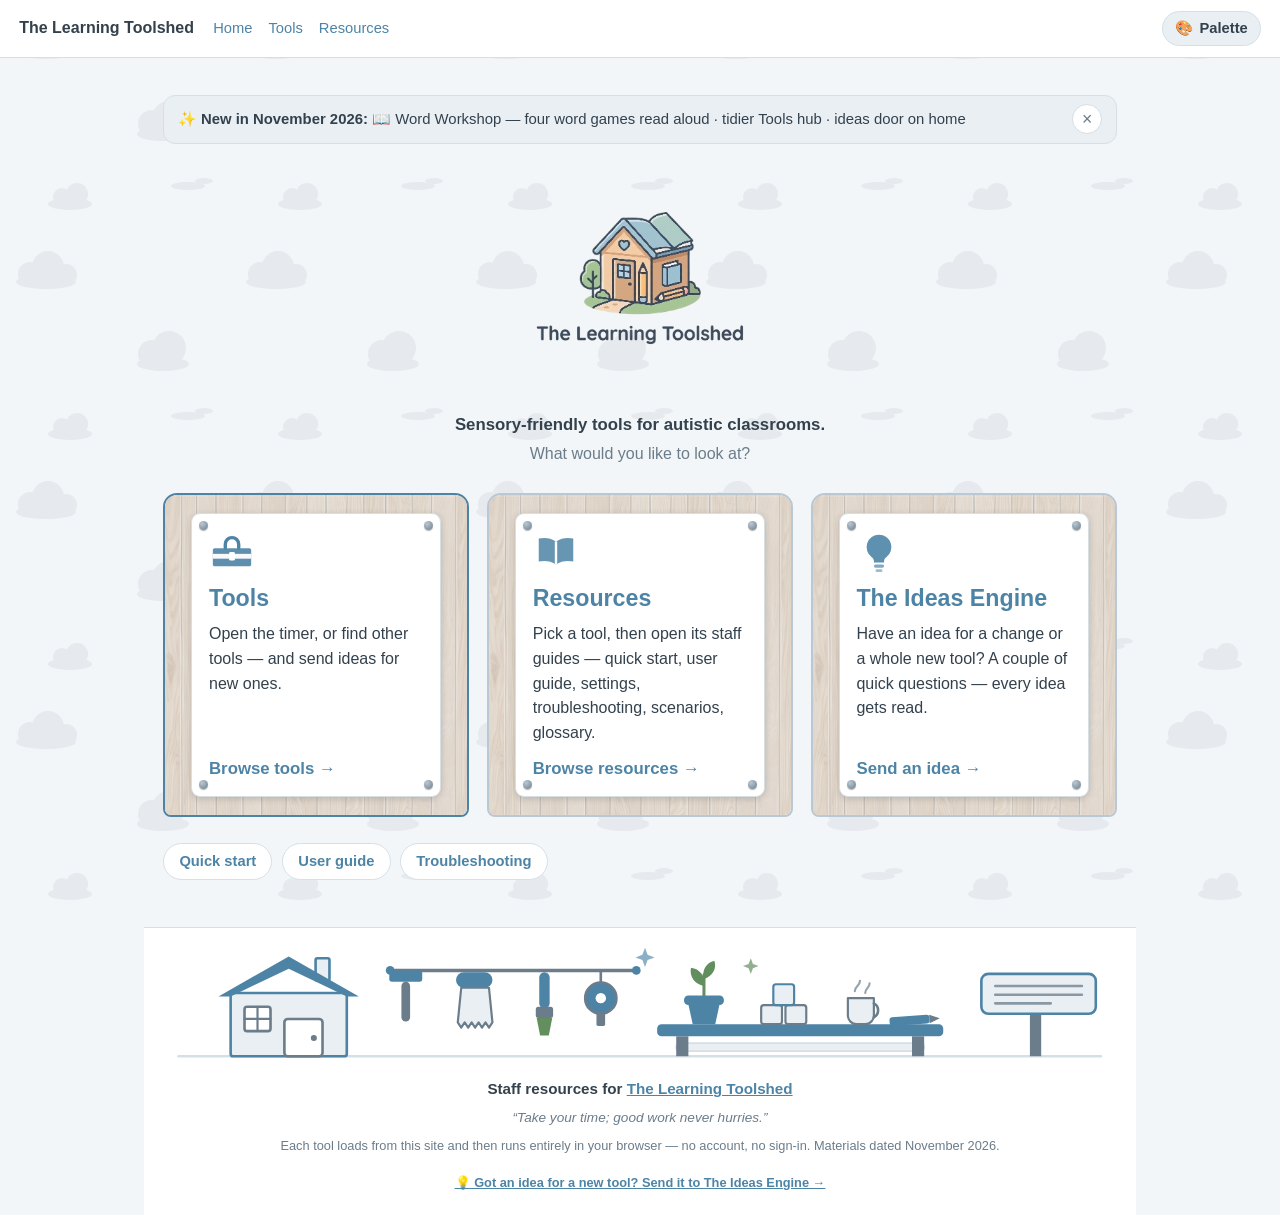
<file: index.html>
<!doctype html>
<html lang="en">
<head>
<meta charset="utf-8">
<meta name="viewport" content="width=device-width, initial-scale=1">
<title>The Learning Toolshed</title>
<link rel="stylesheet" href="toolshed-common/css/toolshed-common.css">
<link rel="stylesheet" href="site.css">
<script src="toolshed-common/js/toolshed-common.js"></script>
<script src="site.js"></script>
</head>
<body class="home">

<header class="site-head">
  <a class="brand" href="index.html">The Learning Toolshed</a>
  <nav class="site-nav" aria-label="Site pages">
    <a href="index.html">Home</a>
    <a href="tools.html">Tools</a>
    <a href="resources.html">Resources</a>
  </nav>
</header>

<main>

  <aside class="news-ribbon" id="newsRibbon" aria-label="What's new">
    <!-- MAINTENANCE: update this text with every major patch, and bump
         NEWS_VERSION in site.js to match — the bump re-shows the ribbon
         for anyone who dismissed the previous one. -->
    <span class="news-text">✨ <strong>New in November 2026:</strong> 📖 Word Workshop — four word games read aloud · tidier Tools hub · ideas door on home</span>
    <button type="button" class="news-dismiss" id="newsDismiss"
            aria-label="Dismiss this message" title="Hide this message">&times;</button>
  </aside>

  <section class="hero">
    <div class="hero-art" id="heroArt" aria-hidden="true">
      <div class="logo-plate" id="logoPlate">
        <img class="hero-logo" src="toolshed-logo.png" alt=""
             width="600" height="335">
        <!-- the cat (easter egg: click the logo 5 times) -->
        <svg class="shed-cat" viewBox="164 108 30 37" aria-hidden="true">
          <path d="M168 140 Q167 126 175 126 Q183 126 182 140 Z" fill="var(--text)"/>
          <circle cx="175" cy="121" r="6" fill="var(--text)"/>
          <path d="M170 117 L171 111 L174.5 115.5 Z" fill="var(--text)"/>
          <path d="M176.5 115.5 L180 111 L181 117.5 Z" fill="var(--text)"/>
          <path d="M182 140 Q189 140 188 133 Q187.5 129 184 130"
                fill="none" stroke="var(--text)" stroke-width="3" stroke-linecap="round"/>
        </svg>
      </div>
    </div>
    <div class="hero-text">
      <!-- the logo carries the words visually; this keeps the page's
           real heading for structure and screen readers -->
      <h1 id="homeTitle" class="visually-hidden">The Learning Toolshed</h1>
      <p class="hero-tagline">Sensory-friendly tools for autistic classrooms.</p>
      <p class="hero-ask">What would you like to look at?</p>
    </div>
  </section>

  <div class="choose">
    <a class="card door primary" href="tools.html">
      <span class="door-recess" aria-hidden="true">
        <span class="door-preview">
          <!-- mini preview of the tools page, painted in the current palette -->
          <svg viewBox="0 0 200 140" preserveAspectRatio="xMidYMid slice">
            <rect width="200" height="140" style="fill:var(--bg)"/>
            <rect width="200" height="21" style="fill:var(--surface)"/>
            <rect y="20" width="200" height="1.5" style="fill:var(--border)"/>
            <rect x="8" y="7" width="56" height="7" rx="3.5" style="fill:var(--accent)"/>
            <rect x="138" y="7.5" width="54" height="6" rx="3" style="fill:var(--dim)" opacity=".5"/>
            <rect x="12" y="34" width="78" height="11" rx="4" style="fill:var(--text)" opacity=".85"/>
            <rect x="12" y="52" width="130" height="6" rx="3" style="fill:var(--dim)" opacity=".6"/>
            <rect x="12" y="68" width="84" height="58" rx="7" style="fill:var(--surface)"/>
            <rect x="13" y="69" width="82" height="56" rx="6" fill="none"
                  style="stroke:var(--accent)" stroke-width="1.6"/>
            <rect x="22" y="78" width="40" height="8" rx="4" style="fill:var(--accent)"/>
            <rect x="22" y="94" width="62" height="5" rx="2.5" style="fill:var(--dim)" opacity=".55"/>
            <rect x="22" y="104" width="50" height="5" rx="2.5" style="fill:var(--dim)" opacity=".55"/>
            <rect x="104" y="68" width="84" height="58" rx="7"
                  style="fill:var(--surface);stroke:var(--border)" stroke-width="1.2"/>
            <rect x="114" y="78" width="46" height="8" rx="4" style="fill:var(--accent)" opacity=".75"/>
            <rect x="114" y="94" width="62" height="5" rx="2.5" style="fill:var(--dim)" opacity=".55"/>
            <rect x="114" y="104" width="44" height="5" rx="2.5" style="fill:var(--dim)" opacity=".55"/>
          </svg>
        </span>
      </span>
      <div class="door-face">
        <div class="door-sign">
          <span class="nail nail-tl" aria-hidden="true"></span>
          <span class="nail nail-tr" aria-hidden="true"></span>
          <span class="nail nail-bl" aria-hidden="true"></span>
          <span class="nail nail-br" aria-hidden="true"></span>
          <span class="door-icon" aria-hidden="true">
            <svg viewBox="0 0 48 48" width="46" height="46">
              <path d="M6 21h36a2 2 0 0 1 2 2v15a2 2 0 0 1-2 2H6a2 2 0 0 1-2-2V23a2 2 0 0 1 2-2z"
                    fill="var(--accent)" opacity=".9"/>
              <rect x="4" y="27" width="40" height="5" fill="var(--surface)" opacity=".95"/>
              <path d="M17 21v-4a7 7 0 0 1 14 0v4" fill="none" stroke="var(--accent)"
                    stroke-width="3.5" stroke-linecap="round"/>
              <rect x="21" y="25" width="6" height="9" rx="1.5" fill="var(--surface)"/>
            </svg>
          </span>
          <h3>Tools</h3>
          <p>Open the timer, or find other tools — and send ideas for new ones.</p>
          <span class="go">Browse tools →</span>
        </div>
      </div>
    </a>
    <a class="card door" href="resources.html">
      <span class="door-recess" aria-hidden="true">
        <span class="door-preview">
          <!-- mini preview of the resources page, painted in the current palette -->
          <svg viewBox="0 0 200 140" preserveAspectRatio="xMidYMid slice">
            <rect width="200" height="140" style="fill:var(--bg)"/>
            <rect width="200" height="21" style="fill:var(--surface)"/>
            <rect y="20" width="200" height="1.5" style="fill:var(--border)"/>
            <rect x="8" y="7" width="56" height="7" rx="3.5" style="fill:var(--accent)"/>
            <rect x="138" y="7.5" width="54" height="6" rx="3" style="fill:var(--dim)" opacity=".5"/>
            <rect x="12" y="32" width="92" height="11" rx="4" style="fill:var(--text)" opacity=".85"/>
            <!-- the picker bar -->
            <rect x="12" y="52" width="176" height="22" rx="6"
                  style="fill:var(--surface);stroke:var(--border)" stroke-width="1.2"/>
            <rect x="22" y="59" width="54" height="8" rx="4" style="fill:var(--dim)" opacity=".55"/>
            <path d="M170 60l6 7 6-7" fill="none" style="stroke:var(--dim)"
                  stroke-width="2" stroke-linecap="round" opacity=".7"/>
            <!-- a grid of resource cards -->
            <rect x="12" y="82" width="84" height="44" rx="6"
                  style="fill:var(--surface);stroke:var(--border)" stroke-width="1.2"/>
            <rect x="104" y="82" width="84" height="44" rx="6"
                  style="fill:var(--surface);stroke:var(--border)" stroke-width="1.2"/>
            <rect x="21" y="90" width="34" height="7" rx="3.5" style="fill:var(--accent)" opacity=".85"/>
            <rect x="21" y="103" width="64" height="4.5" rx="2.25" style="fill:var(--dim)" opacity=".5"/>
            <rect x="21" y="112" width="52" height="4.5" rx="2.25" style="fill:var(--dim)" opacity=".5"/>
            <rect x="113" y="90" width="40" height="7" rx="3.5" style="fill:var(--accent)" opacity=".85"/>
            <rect x="113" y="103" width="64" height="4.5" rx="2.25" style="fill:var(--dim)" opacity=".5"/>
            <rect x="113" y="112" width="46" height="4.5" rx="2.25" style="fill:var(--dim)" opacity=".5"/>
          </svg>
        </span>
      </span>
      <div class="door-face">
        <div class="door-sign">
          <span class="nail nail-tl" aria-hidden="true"></span>
          <span class="nail nail-tr" aria-hidden="true"></span>
          <span class="nail nail-bl" aria-hidden="true"></span>
          <span class="nail nail-br" aria-hidden="true"></span>
          <span class="door-icon" aria-hidden="true">
            <svg viewBox="0 0 48 48" width="46" height="46">
              <path d="M24 14Q16 9 6 11v24q10-2 18 3 8-5 18-3V11q-10-2-18 3z"
                    fill="var(--accent)" opacity=".85"/>
              <path d="M24 14v24" stroke="var(--surface)" stroke-width="2.5"/>
            </svg>
          </span>
          <h3>Resources</h3>
          <p>Pick a tool, then open its staff guides — quick start, user guide, settings, troubleshooting, scenarios, glossary.</p>
          <span class="go">Browse resources →</span>
        </div>
      </div>
    </a>
    <a class="card door" href="ideas.html">
      <span class="door-recess" aria-hidden="true">
        <span class="door-preview">
          <!-- mini preview of the ideas form, painted in the current palette -->
          <svg viewBox="0 0 200 140" preserveAspectRatio="xMidYMid slice">
            <rect width="200" height="140" style="fill:var(--bg)"/>
            <rect width="200" height="21" style="fill:var(--surface)"/>
            <rect y="20" width="200" height="1.5" style="fill:var(--border)"/>
            <rect x="8" y="7" width="56" height="7" rx="3.5" style="fill:var(--accent)"/>
            <rect x="138" y="7.5" width="54" height="6" rx="3" style="fill:var(--dim)" opacity=".5"/>
            <!-- first quick question -->
            <rect x="12" y="32" width="92" height="10" rx="4" style="fill:var(--text)" opacity=".85"/>
            <!-- two radio pills -->
            <rect x="12" y="50" width="80" height="18" rx="9"
                  style="fill:var(--surface);stroke:var(--accent)" stroke-width="1.6"/>
            <circle cx="23" cy="59" r="4" style="fill:var(--accent)"/>
            <rect x="33" y="56" width="48" height="6" rx="3" style="fill:var(--dim)" opacity=".6"/>
            <rect x="100" y="50" width="80" height="18" rx="9"
                  style="fill:var(--surface);stroke:var(--border)" stroke-width="1.2"/>
            <circle cx="111" cy="59" r="4" fill="none" style="stroke:var(--dim)"
                    stroke-width="1.5" opacity=".7"/>
            <rect x="121" y="56" width="48" height="6" rx="3" style="fill:var(--dim)" opacity=".45"/>
            <!-- the idea box -->
            <rect x="12" y="76" width="176" height="34" rx="6"
                  style="fill:var(--surface);stroke:var(--border)" stroke-width="1.2"/>
            <rect x="20" y="84" width="118" height="5" rx="2.5" style="fill:var(--dim)" opacity=".55"/>
            <rect x="20" y="94" width="148" height="5" rx="2.5" style="fill:var(--dim)" opacity=".4"/>
            <!-- send button -->
            <rect x="12" y="118" width="70" height="15" rx="7.5" style="fill:var(--accent)" opacity=".9"/>
            <rect x="24" y="123.5" width="46" height="4.5" rx="2.25"
                  style="fill:var(--surface)" opacity=".9"/>
          </svg>
        </span>
      </span>
      <div class="door-face">
        <div class="door-sign">
          <span class="nail nail-tl" aria-hidden="true"></span>
          <span class="nail nail-tr" aria-hidden="true"></span>
          <span class="nail nail-bl" aria-hidden="true"></span>
          <span class="nail nail-br" aria-hidden="true"></span>
          <span class="door-icon" aria-hidden="true">
            <svg viewBox="0 0 48 48" width="46" height="46">
              <path d="M24 7a13 13 0 0 1 7.6 23.5c-1.5 1.1-2.3 2.5-2.3 4V36H18.7v-1.5c0-1.5-.8-2.9-2.3-4A13 13 0 0 1 24 7z"
                    fill="var(--accent)" opacity=".9"/>
              <rect x="18.7" y="38" width="10.6" height="3.4" rx="1.7"
                    fill="var(--accent)" opacity=".7"/>
              <rect x="20.4" y="43" width="7.2" height="3" rx="1.5"
                    fill="var(--accent)" opacity=".55"/>
            </svg>
          </span>
          <h3>The Ideas Engine</h3>
          <p>Have an idea for a change or a whole new tool? A couple of quick
            questions — every idea gets read.</p>
          <span class="go">Send an idea →</span>
        </div>
      </div>
    </a>
    <a class="card jump-card" id="jumpCard" href="#" hidden>
      <span class="jump-icon" aria-hidden="true">⏱</span>
      <span class="jump-label">Pick up where you left off</span>
      <span class="jump-name" id="jumpName"></span>
      <span class="go">Continue →</span>
    </a>
  </div>

  <nav class="quick-links" aria-label="Most-used guides">
    <a href="quick-start.html">Quick start</a>
    <a href="user-guide.html">User guide</a>
    <a href="troubleshooting.html">Troubleshooting</a>
  </nav>

</main>

<footer class="site-foot">
  <p class="foot-phrase">Staff resources for <a href="index.html">The Learning Toolshed</a></p>
  <p class="foot-meta">Each tool loads from this site and then runs entirely in your
    browser — no account, no sign-in. Materials dated November 2026.</p>
  <p class="foot-meta"><a class="idea-nudge" href="ideas.html">
    💡 Got an idea for a new tool? Send it to The Ideas Engine →</a></p>
</footer>

</body>
</html>
</file>
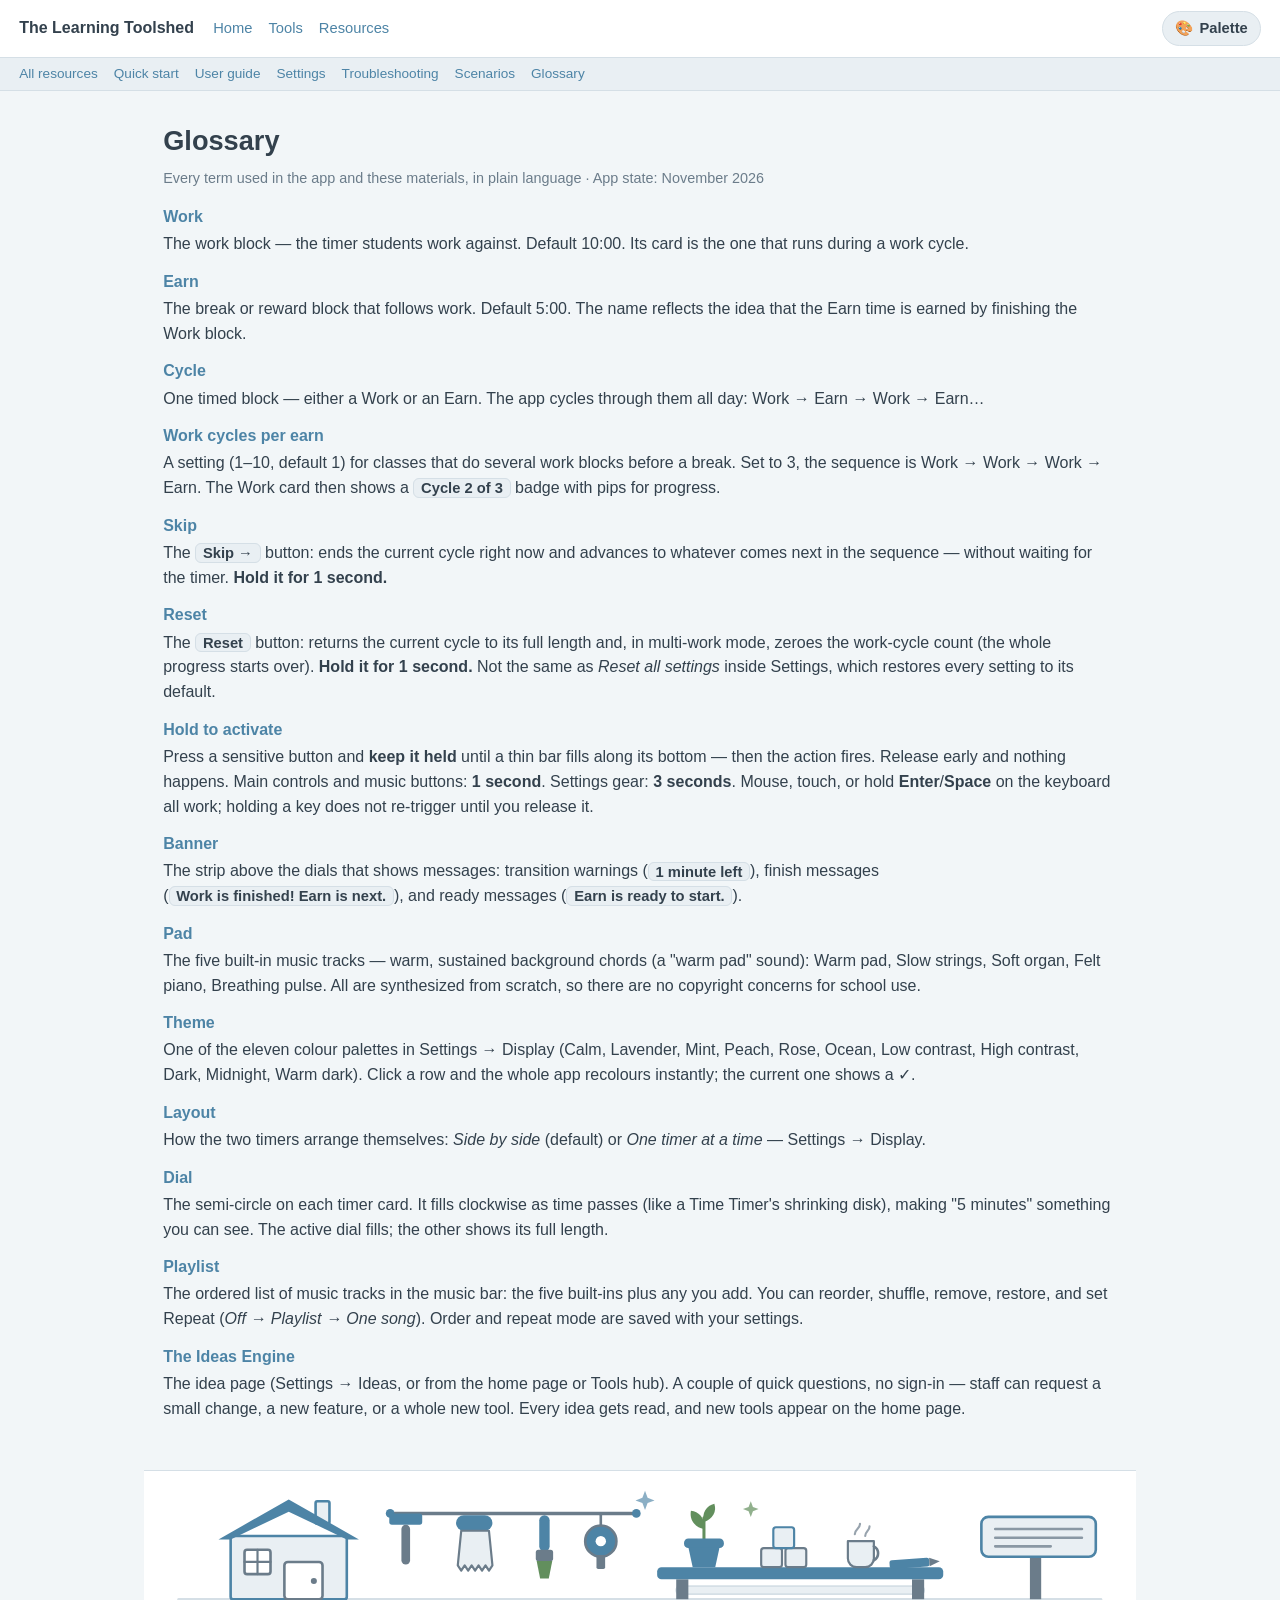
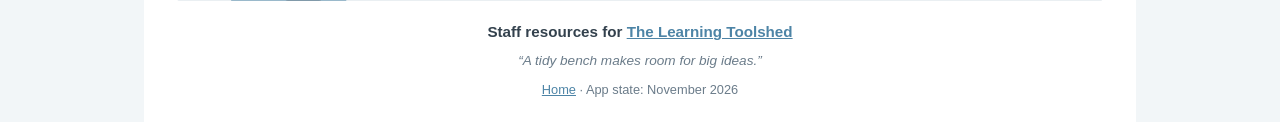
<file: glossary.html>
<!doctype html>
<html lang="en">
<head>
<meta charset="utf-8">
<meta name="viewport" content="width=device-width, initial-scale=1">
<title>Glossary — The Learning Toolshed</title>
<link rel="stylesheet" href="toolshed-common/css/toolshed-common.css">
<link rel="stylesheet" href="site.css">
<script src="toolshed-common/js/toolshed-common.js"></script>
<script src="site.js"></script>
</head>
<body>

<header class="site-head">
  <a class="brand" href="index.html">The Learning Toolshed</a>
  <nav class="site-nav" aria-label="Site pages">
    <a href="index.html">Home</a>
    <a href="tools.html">Tools</a>
    <a href="resources.html">Resources</a>
  </nav>
</header>
<div class="subbar">
  <nav class="site-nav" aria-label="Resource pages">
    <a href="resources.html">All resources</a>
    <a href="quick-start.html">Quick start</a>
    <a href="user-guide.html">User guide</a>
    <a href="settings-ref.html">Settings</a>
    <a href="troubleshooting.html">Troubleshooting</a>
    <a href="scenarios.html">Scenarios</a>
    <a href="glossary.html">Glossary</a>
  </nav>
</div>

<main>
  <h1>Glossary</h1>
  <p class="meta">Every term used in the app and these materials, in plain language ·
    App state: November 2026</p>

  <dl>
    <dt>Work</dt>
    <dd>The work block — the timer students work against. Default 10:00. Its card is the one
      that runs during a work cycle.</dd>

    <dt>Earn</dt>
    <dd>The break or reward block that follows work. Default 5:00. The name reflects the idea
      that the Earn time is earned by finishing the Work block.</dd>

    <dt>Cycle</dt>
    <dd>One timed block — either a Work or an Earn. The app cycles through them all day:
      Work → Earn → Work → Earn…</dd>

    <dt>Work cycles per earn</dt>
    <dd>A setting (1–10, default 1) for classes that do several work blocks before a break.
      Set to 3, the sequence is Work → Work → Work → Earn. The Work card then shows a
      <span class="lbl">Cycle 2 of 3</span> badge with pips for progress.</dd>

    <dt>Skip</dt>
    <dd>The <span class="lbl">Skip →</span> button: ends the current cycle right now and
      advances to whatever comes next in the sequence — without waiting for the timer.
      <strong>Hold it for 1 second.</strong></dd>

    <dt>Reset</dt>
    <dd>The <span class="lbl">Reset</span> button: returns the current cycle to its full
      length and, in multi-work mode, zeroes the work-cycle count (the whole progress
      starts over). <strong>Hold it for 1 second.</strong> Not the same as
      <em>Reset all settings</em> inside Settings, which restores every setting to its
      default.</dd>

    <dt>Hold to activate</dt>
    <dd>Press a sensitive button and <strong>keep it held</strong> until a thin bar fills
      along its bottom — then the action fires. Release early and nothing happens. Main
      controls and music buttons: <strong>1 second</strong>. Settings gear: <strong>3
      seconds</strong>. Mouse, touch, or hold <strong>Enter</strong>/<strong>Space</strong>
      on the keyboard all work; holding a key does not re-trigger until you release it.</dd>

    <dt>Banner</dt>
    <dd>The strip above the dials that shows messages: transition warnings
      (<span class="lbl">1 minute left</span>), finish messages
      (<span class="lbl">Work is finished! Earn is next.</span>), and ready messages
      (<span class="lbl">Earn is ready to start.</span>).</dd>

    <dt>Pad</dt>
    <dd>The five built-in music tracks — warm, sustained background chords (a "warm pad"
      sound): Warm pad, Slow strings, Soft organ, Felt piano, Breathing pulse. All are
      synthesized from scratch, so there are no copyright concerns for school use.</dd>

    <dt>Theme</dt>
    <dd>One of the eleven colour palettes in Settings → Display (Calm, Lavender, Mint,
      Peach, Rose, Ocean, Low contrast, High contrast, Dark, Midnight, Warm dark). Click a
      row and the whole app recolours instantly; the current one shows a ✓.</dd>

    <dt>Layout</dt>
    <dd>How the two timers arrange themselves: <em>Side by side</em> (default) or
      <em>One timer at a time</em> — Settings → Display.</dd>

    <dt>Dial</dt>
    <dd>The semi-circle on each timer card. It fills clockwise as time passes (like a Time
      Timer's shrinking disk), making "5 minutes" something you can see. The active dial
      fills; the other shows its full length.</dd>

    <dt>Playlist</dt>
    <dd>The ordered list of music tracks in the music bar: the five built-ins plus any you
      add. You can reorder, shuffle, remove, restore, and set Repeat
      (<em>Off → Playlist → One song</em>). Order and repeat mode are saved with your
      settings.</dd>

    <dt>The Ideas Engine</dt>
    <dd>The idea page (Settings → Ideas, or from the home page or Tools hub).
      A couple of quick questions, no sign-in — staff can request a small
      change, a new feature, or a whole new tool. Every idea gets read, and
      new tools appear on the home page.</dd>
  </dl>
</main>

<footer class="site-foot">
  <p class="foot-phrase">Staff resources for <a href="index.html">The Learning Toolshed</a></p>
  <p class="foot-meta"><a href="index.html">Home</a> &#183; App state: November 2026</p>
</footer>

</body>
</html>
</file>
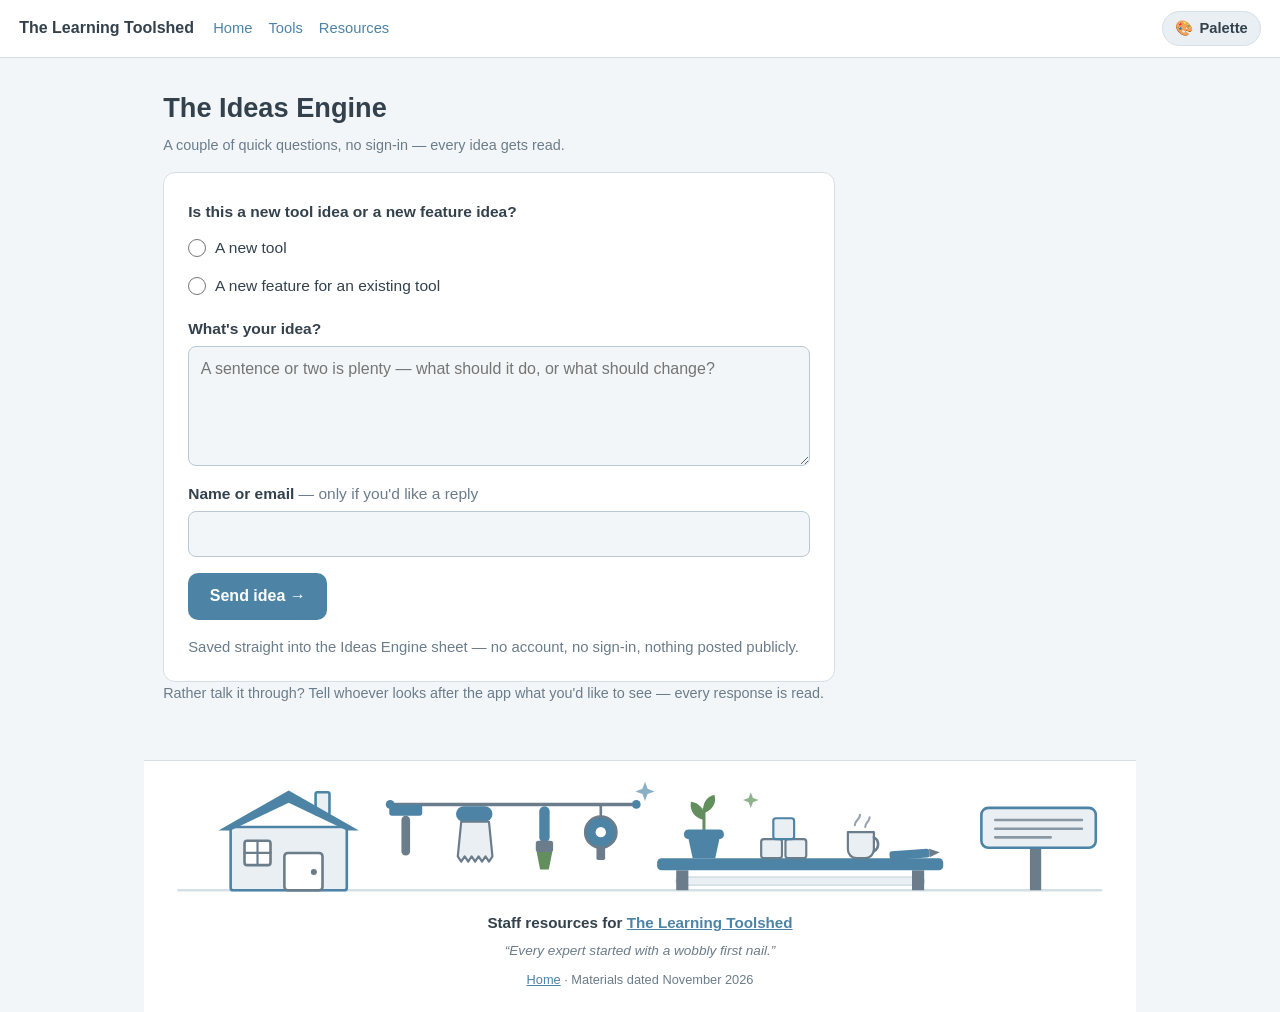
<file: ideas.html>
<!doctype html>
<html lang="en">
<head>
<meta charset="utf-8">
<meta name="viewport" content="width=device-width, initial-scale=1">
<title>The Ideas Engine — The Learning Toolshed</title>
<link rel="stylesheet" href="toolshed-common/css/toolshed-common.css">
<link rel="stylesheet" href="site.css">
<script src="toolshed-common/js/toolshed-common.js"></script>
<script src="site.js"></script>
</head>
<body>

<header class="site-head">
  <a class="brand" href="index.html">The Learning Toolshed</a>
  <nav class="site-nav" aria-label="Site pages">
    <a href="index.html">Home</a>
    <a href="tools.html">Tools</a>
    <a href="resources.html">Resources</a>
  </nav>
</header>

<main>
  <h1>The Ideas Engine</h1>
  <p class="meta">A couple of quick questions, no sign-in — every idea gets read.</p>

  <div class="card idea-card">
    <form class="idea-form" id="ideaForm">
      <fieldset class="radio-set">
        <legend>Is this a new tool idea or a new feature idea?</legend>
        <label class="radio"><input type="radio" name="type" value="tool" required>
          A new tool</label>
        <label class="radio"><input type="radio" name="type" value="feature">
          A new feature for an existing tool</label>
      </fieldset>

      <div class="field" id="toolField" hidden>
        <label for="ideaTool">Which tool is it for?</label>
        <select id="ideaTool" name="tool">
          <option value="" selected>-Select A Tool-</option>
          <!-- more options are added from TOOLS in site.js -->
        </select>
      </div>

      <div class="field">
        <label for="ideaText">What's your idea?</label>
        <textarea id="ideaText" name="idea" required
          placeholder="A sentence or two is plenty — what should it do, or what should change?"></textarea>
      </div>

      <div class="field">
        <label for="ideaName">Name or email <span class="opt">— only if you'd like a reply</span></label>
        <input id="ideaName" name="name" type="text" autocomplete="name">
      </div>

      <!-- spam traps: invisible to people, tempting to bots -->
      <div class="hp" aria-hidden="true">
        <label for="ideaHp">Leave this empty</label>
        <input id="ideaHp" name="hp" type="text" tabindex="-1" autocomplete="off">
      </div>
      <input type="hidden" name="loadedAt" id="ideaLoaded">

      <button class="idea-submit" id="ideaSubmit" type="submit">Send idea →</button>
      <p class="idea-fine" id="ideaFine">Saved straight into the Ideas Engine sheet —
        no account, no sign-in, nothing posted publicly.</p>
    </form>

    <div class="idea-status" id="ideaStatus" tabindex="-1" hidden>
      <h3 id="ideaStatusTitle"></h3>
      <p id="ideaStatusText"></p>
      <p class="idea-fallback" id="ideaFallback" hidden>
        Or send it with <a href="https://forms.gle/bjPLDgdWpkLaNFEz5">the original
        Google Form</a> instead — every response is read either way.</p>
      <button type="button" class="idea-again" id="ideaAgain" hidden>Send another idea</button>
    </div>
  </div>

  <p class="meta">Rather talk it through? Tell whoever looks after the app
    what you'd like to see — every response is read.</p>
</main>

<footer class="site-foot">
  <p class="foot-phrase">Staff resources for <a href="index.html">The Learning Toolshed</a></p>
  <p class="foot-meta"><a href="index.html">Home</a> · Materials dated November 2026</p>
</footer>

</body>
</html>
</file>
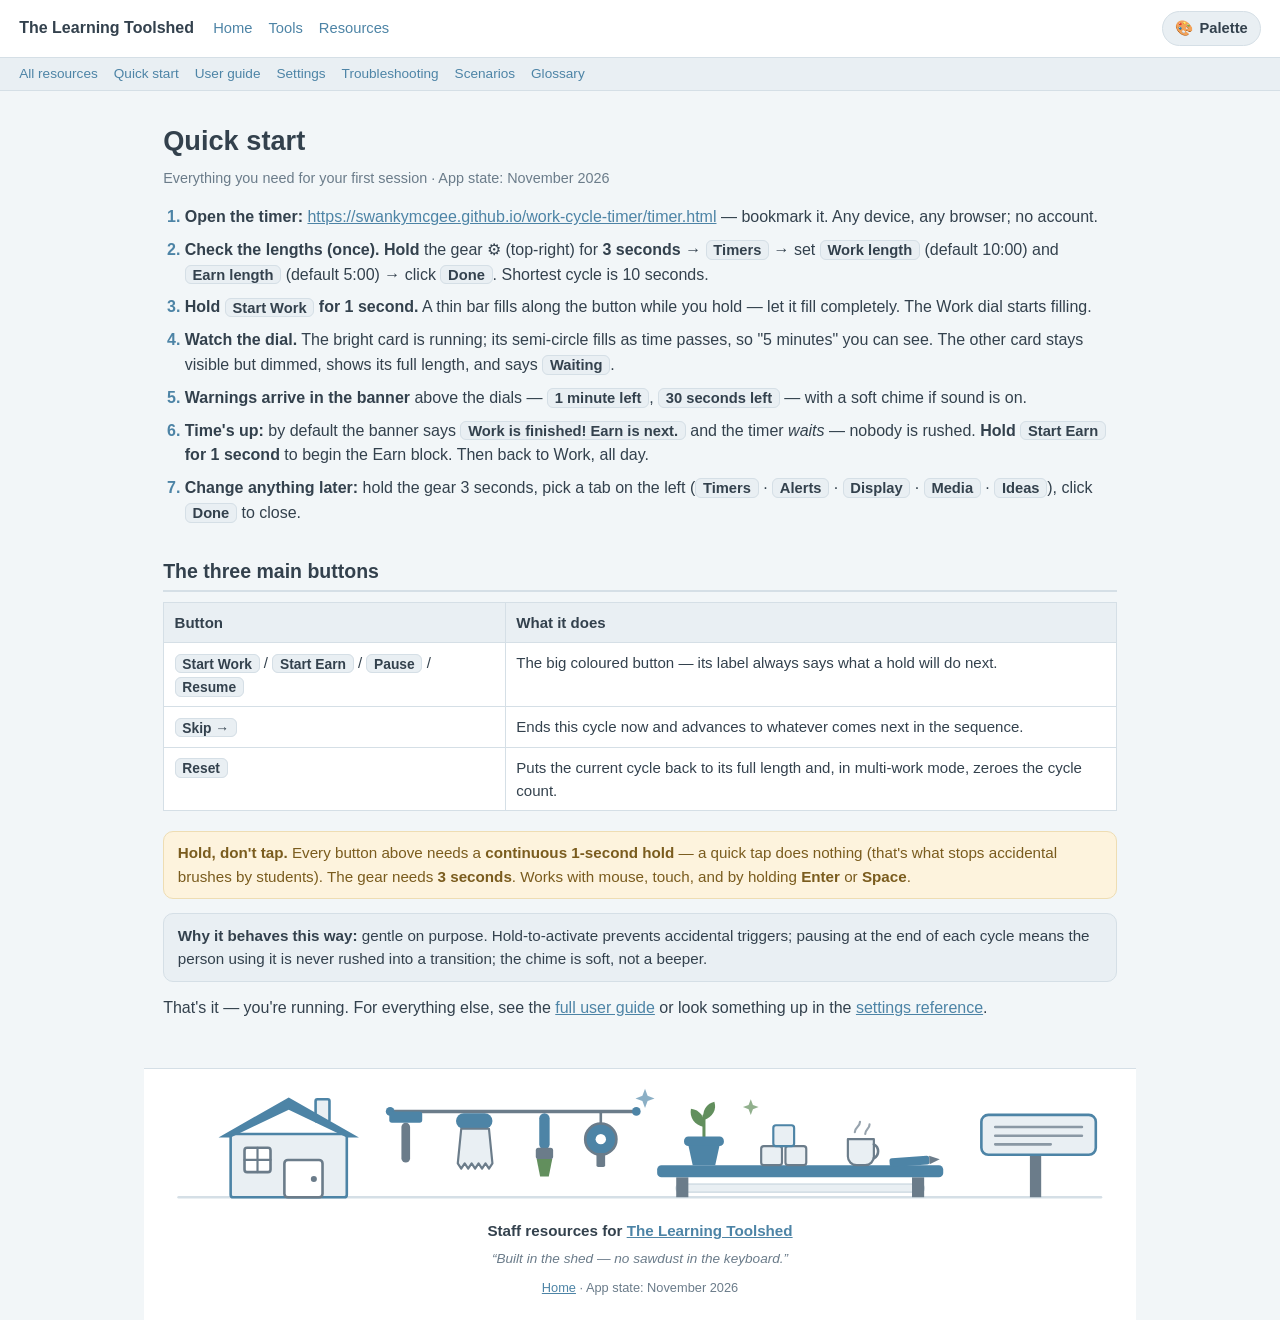
<file: quick-start.html>
<!doctype html>
<html lang="en">
<head>
<meta charset="utf-8">
<meta name="viewport" content="width=device-width, initial-scale=1">
<title>Quick start — The Learning Toolshed</title>
<link rel="stylesheet" href="toolshed-common/css/toolshed-common.css">
<link rel="stylesheet" href="site.css">
<script src="toolshed-common/js/toolshed-common.js"></script>
<script src="site.js"></script>
</head>
<body>

<header class="site-head">
  <a class="brand" href="index.html">The Learning Toolshed</a>
  <nav class="site-nav" aria-label="Site pages">
    <a href="index.html">Home</a>
    <a href="tools.html">Tools</a>
    <a href="resources.html">Resources</a>
  </nav>
</header>
<div class="subbar">
  <nav class="site-nav" aria-label="Resource pages">
    <a href="resources.html">All resources</a>
    <a href="quick-start.html">Quick start</a>
    <a href="user-guide.html">User guide</a>
    <a href="settings-ref.html">Settings</a>
    <a href="troubleshooting.html">Troubleshooting</a>
    <a href="scenarios.html">Scenarios</a>
    <a href="glossary.html">Glossary</a>
  </nav>
</div>

<main>
  <h1>Quick start</h1>
  <p class="meta">Everything you need for your first session · App state: November 2026</p>

  <ol class="steps">
    <li><strong>Open the timer:</strong>
      <a href="https://swankymcgee.github.io/work-cycle-timer/timer.html">https://swankymcgee.github.io/work-cycle-timer/timer.html</a>
      — bookmark it. Any device, any browser; no account.</li>
    <li><strong>Check the lengths (once).</strong> <strong>Hold</strong> the gear ⚙ (top-right) for
      <strong>3 seconds</strong> → <span class="lbl">Timers</span> → set
      <span class="lbl">Work length</span> (default 10:00) and <span class="lbl">Earn length</span>
      (default 5:00) → click <span class="lbl">Done</span>. Shortest cycle is 10 seconds.</li>
    <li><strong>Hold <span class="lbl">Start Work</span> for 1 second.</strong> A thin bar fills
      along the button while you hold — let it fill completely. The Work dial starts filling.</li>
    <li><strong>Watch the dial.</strong> The bright card is running; its semi-circle fills as time
      passes, so "5 minutes" you can see. The other card stays visible but dimmed, shows its full
      length, and says <span class="lbl">Waiting</span>.</li>
    <li><strong>Warnings arrive in the banner</strong> above the dials —
      <span class="lbl">1 minute left</span>, <span class="lbl">30 seconds left</span> — with a soft
      chime if sound is on.</li>
    <li><strong>Time's up:</strong> by default the banner says
      <span class="lbl">Work is finished! Earn is next.</span> and the timer <em>waits</em> — nobody
      is rushed. <strong>Hold <span class="lbl">Start Earn</span> for 1 second</strong> to begin the
      Earn block. Then back to Work, all day.</li>
    <li><strong>Change anything later:</strong> hold the gear 3 seconds, pick a tab on the left
      (<span class="lbl">Timers</span> · <span class="lbl">Alerts</span> ·
      <span class="lbl">Display</span> · <span class="lbl">Media</span> ·
      <span class="lbl">Ideas</span>), click <span class="lbl">Done</span> to close.</li>
  </ol>

  <h2>The three main buttons</h2>
  <table>
    <tr><th>Button</th><th>What it does</th></tr>
    <tr><td><span class="lbl">Start Work</span> / <span class="lbl">Start Earn</span> /
      <span class="lbl">Pause</span> / <span class="lbl">Resume</span></td>
      <td>The big coloured button — its label always says what a hold will do next.</td></tr>
    <tr><td><span class="lbl">Skip →</span></td>
      <td>Ends this cycle now and advances to whatever comes next in the sequence.</td></tr>
    <tr><td><span class="lbl">Reset</span></td>
      <td>Puts the current cycle back to its full length and, in multi-work mode, zeroes the
        cycle count.</td></tr>
  </table>

  <div class="hold">
    <strong>Hold, don't tap.</strong> Every button above needs a <strong>continuous 1-second
    hold</strong> — a quick tap does nothing (that's what stops accidental brushes by students).
    The gear needs <strong>3 seconds</strong>. Works with mouse, touch, and by holding
    <strong>Enter</strong> or <strong>Space</strong>.
  </div>

  <div class="why">
    <strong>Why it behaves this way:</strong> gentle on purpose. Hold-to-activate prevents
    accidental triggers; pausing at the end of each cycle means the person using it is never
    rushed into a transition; the chime is soft, not a beeper.
  </div>

  <p>That's it — you're running. For everything else, see the
    <a href="user-guide.html">full user guide</a> or look something up in the
    <a href="settings-ref.html">settings reference</a>.</p>
</main>

<footer class="site-foot">
  <p class="foot-phrase">Staff resources for <a href="index.html">The Learning Toolshed</a></p>
  <p class="foot-meta"><a href="index.html">Home</a> &#183; App state: November 2026</p>
</footer>

</body>
</html>
</file>
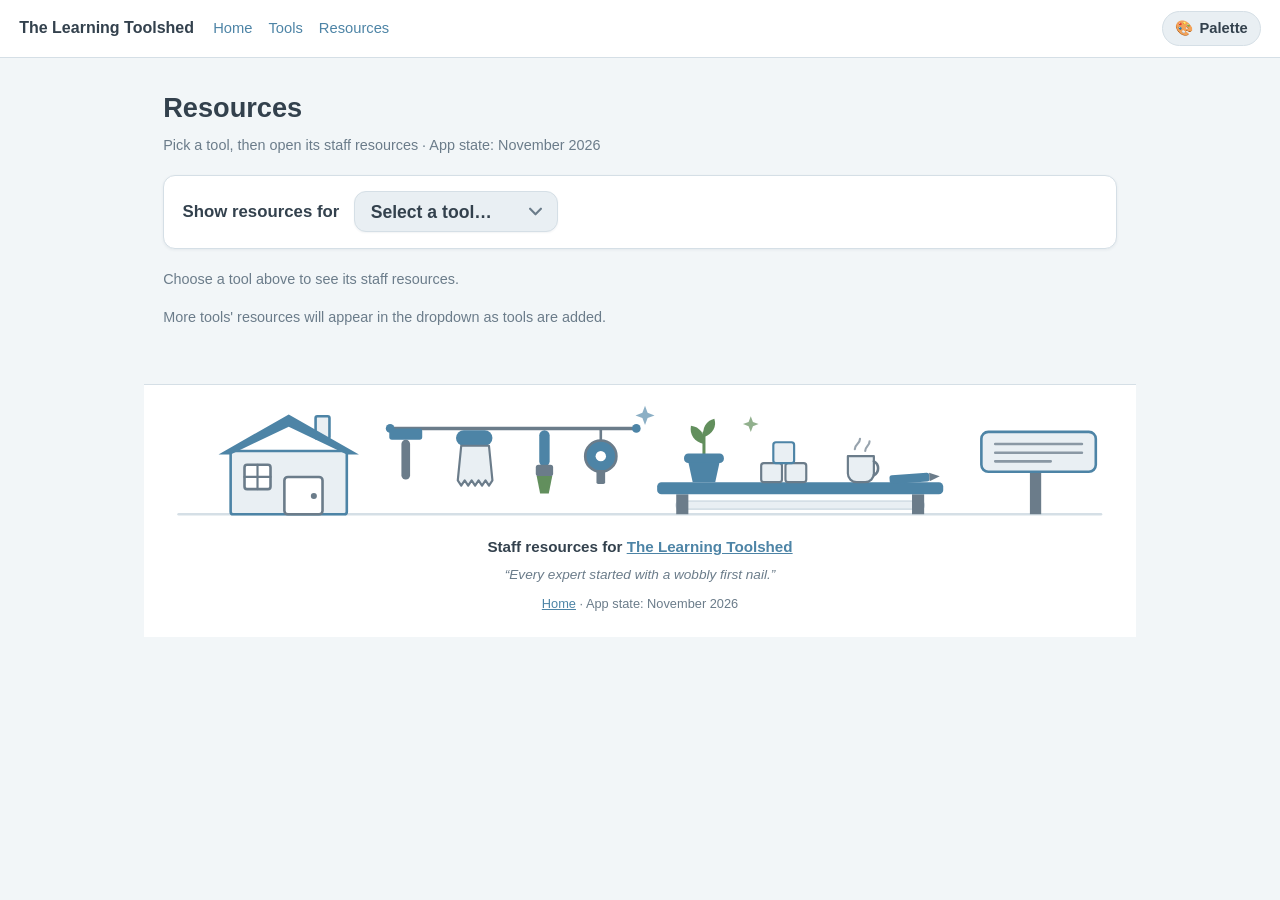
<file: resources.html>
<!doctype html>
<html lang="en">
<head>
<meta charset="utf-8">
<meta name="viewport" content="width=device-width, initial-scale=1">
<title>Resources — The Learning Toolshed</title>
<link rel="stylesheet" href="toolshed-common/css/toolshed-common.css">
<link rel="stylesheet" href="site.css">
<script src="toolshed-common/js/toolshed-common.js"></script>
<script src="site.js"></script>
</head>
<body>

<header class="site-head">
  <a class="brand" href="index.html">The Learning Toolshed</a>
  <nav class="site-nav" aria-label="Site pages">
    <a href="index.html">Home</a>
    <a href="tools.html">Tools</a>
    <a href="resources.html">Resources</a>
  </nav>
</header>

<main>
  <h1>Resources</h1>
  <p class="meta">Pick a tool, then open its staff resources · App state: November 2026</p>

  <!--
    The select and the tool sections are rendered from
    site-manifest.json by site.js (initResources). Everything between
    the tool-picker and the closing note is the no-JS / offline
    fallback; when the manifest loads it is replaced wholesale.
  -->
  <div class="tool-picker">
    <label for="toolSelect">Show resources for</label>
    <select id="toolSelect">
      <option value="" selected>Select a tool…</option>
      <option value="work-cycle-timer">Work Cycle Timer</option>
    </select>
  </div>

  <p class="meta" id="pickerHint">Choose a tool above to see its staff resources.</p>

  <!-- Work Cycle Timer resources -->
  <section class="tool-group" data-tool="work-cycle-timer">
    <div class="cards">
      <a class="card" href="quick-start.html">
        <h3>Quick start</h3>
        <p>One page: open it, set the timers, hold Start, read the dials.</p>
        <span class="go">Read →</span>
      </a>
      <a class="card" href="user-guide.html">
        <h3>Full user guide</h3>
        <p>Task-by-task, organised to match the app's own settings tabs.</p>
        <span class="go">Read →</span>
      </a>
      <a class="card" href="settings-ref.html">
        <h3>Settings reference</h3>
        <p>Every setting: where it lives, its default, and what it does.</p>
        <span class="go">Read →</span>
      </a>
      <a class="card" href="troubleshooting.html">
        <h3>Troubleshooting</h3>
        <p>Tapped and nothing happened? No sound? Settings not remembered?</p>
        <span class="go">Read →</span>
      </a>
      <a class="card" href="scenarios.html">
        <h3>Scenario walkthroughs</h3>
        <p>Four ready-made setups — a standard day, three cycles, calm sensory, silent classroom.</p>
        <span class="go">Read →</span>
      </a>
      <a class="card" href="glossary.html">
        <h3>Glossary</h3>
        <p>Every term in plain language: pad, cycle, hold to activate, layout…</p>
        <span class="go">Read →</span>
      </a>
    </div>
  </section>

  <p class="meta">More tools' resources will appear in the dropdown as tools are added.</p>
</main>

<footer class="site-foot">
  <p class="foot-phrase">Staff resources for <a href="index.html">The Learning Toolshed</a></p>
  <p class="foot-meta"><a href="index.html">Home</a> &#183; App state: November 2026</p>
</footer>

</body>
</html>
</file>
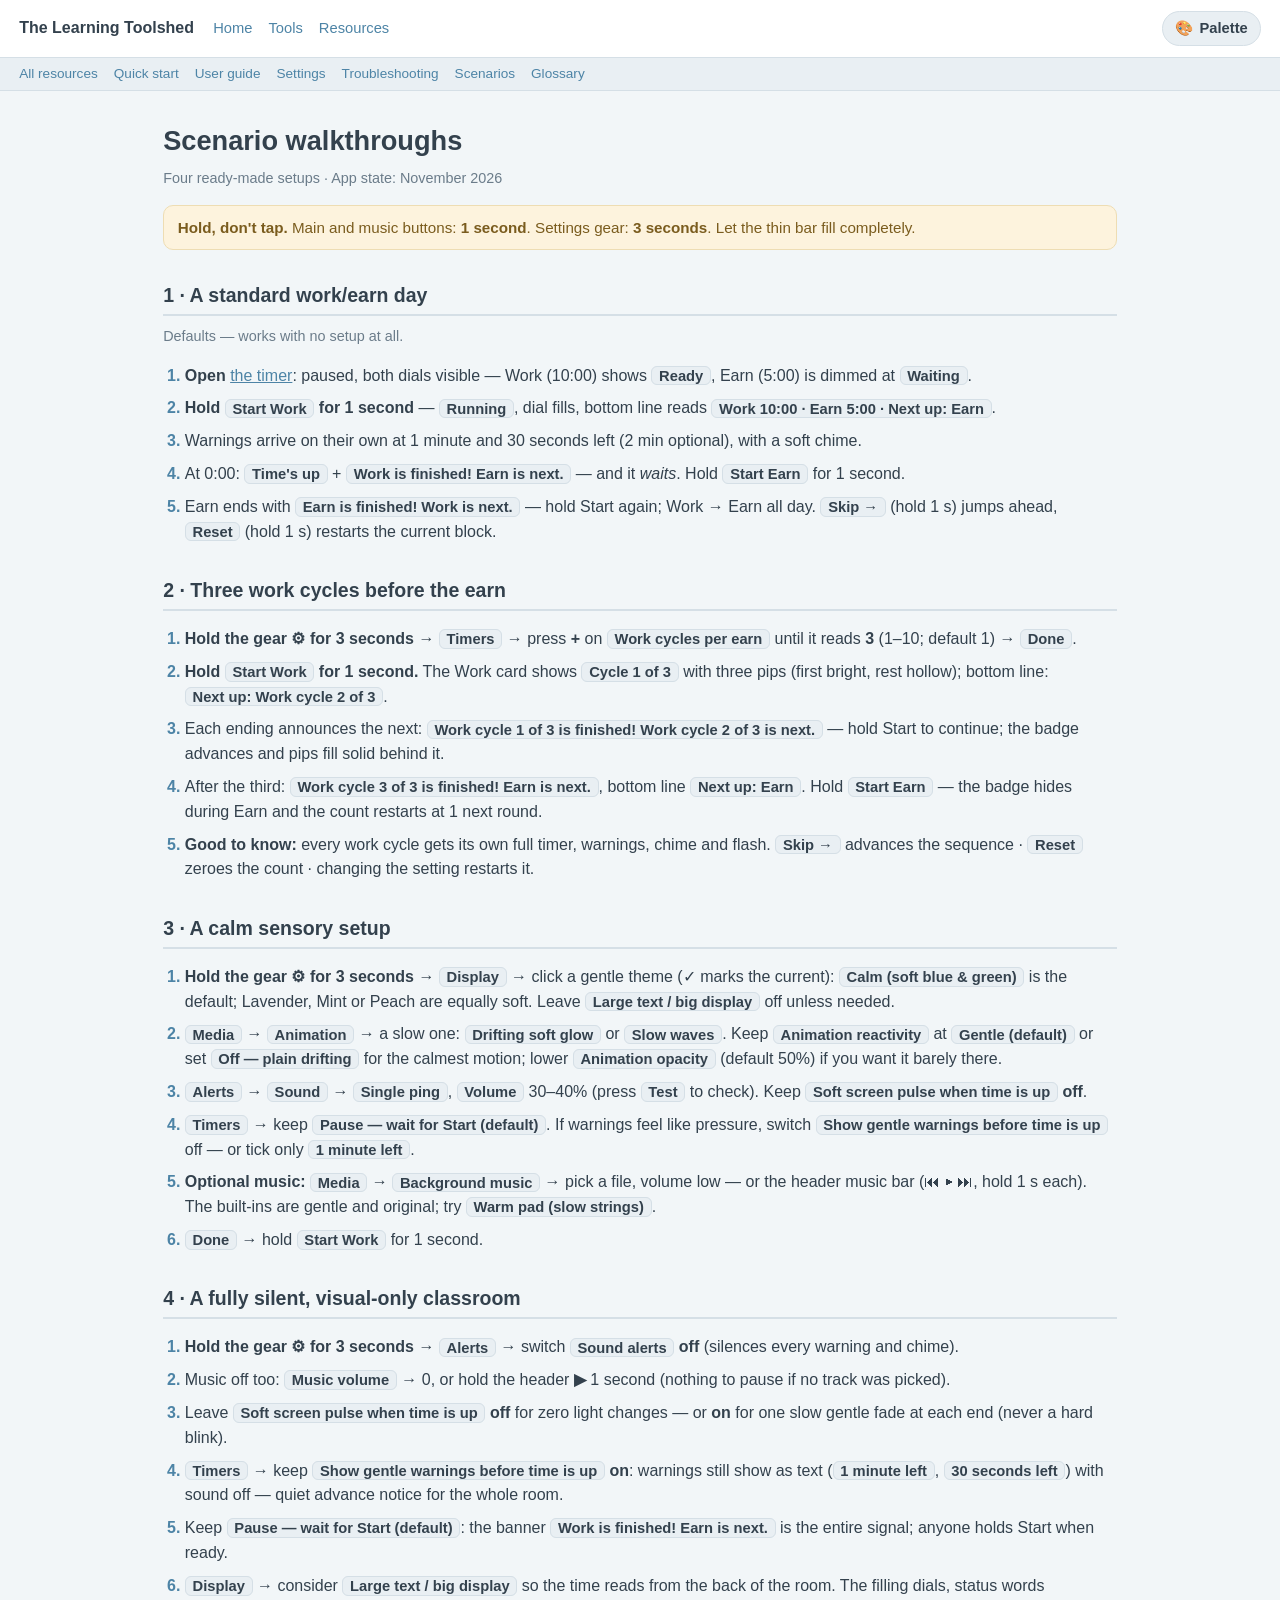
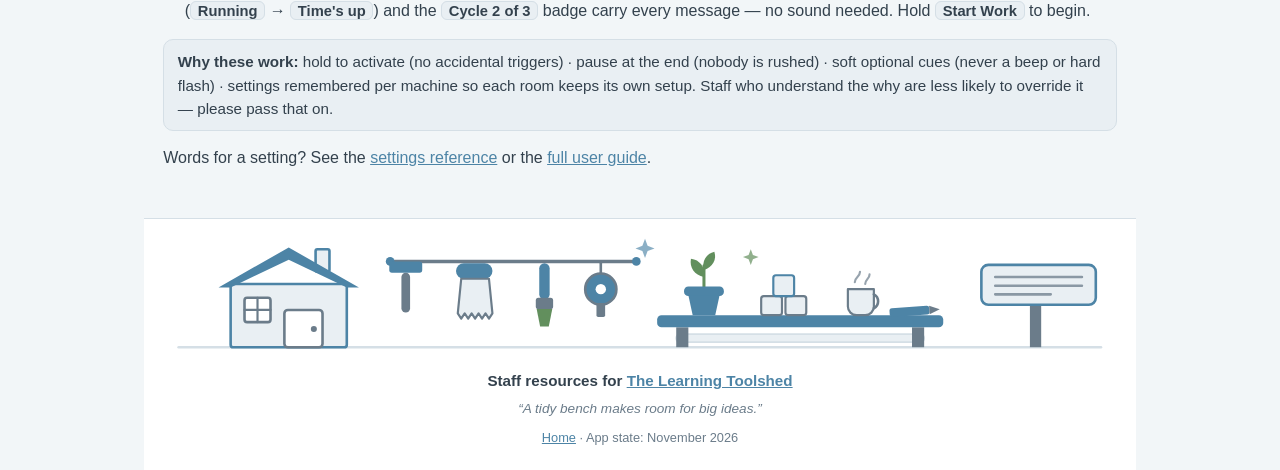
<file: scenarios.html>
<!doctype html>
<html lang="en">
<head>
<meta charset="utf-8">
<meta name="viewport" content="width=device-width, initial-scale=1">
<title>Scenarios — The Learning Toolshed</title>
<link rel="stylesheet" href="toolshed-common/css/toolshed-common.css">
<link rel="stylesheet" href="site.css">
<script src="toolshed-common/js/toolshed-common.js"></script>
<script src="site.js"></script>
</head>
<body>

<header class="site-head">
  <a class="brand" href="index.html">The Learning Toolshed</a>
  <nav class="site-nav" aria-label="Site pages">
    <a href="index.html">Home</a>
    <a href="tools.html">Tools</a>
    <a href="resources.html">Resources</a>
  </nav>
</header>
<div class="subbar">
  <nav class="site-nav" aria-label="Resource pages">
    <a href="resources.html">All resources</a>
    <a href="quick-start.html">Quick start</a>
    <a href="user-guide.html">User guide</a>
    <a href="settings-ref.html">Settings</a>
    <a href="troubleshooting.html">Troubleshooting</a>
    <a href="scenarios.html">Scenarios</a>
    <a href="glossary.html">Glossary</a>
  </nav>
</div>

<main>
  <h1>Scenario walkthroughs</h1>
  <p class="meta">Four ready-made setups · App state: November 2026</p>

  <div class="hold">
    <strong>Hold, don't tap.</strong> Main and music buttons: <strong>1 second</strong>.
    Settings gear: <strong>3 seconds</strong>. Let the thin bar fill completely.
  </div>

  <h2>1 · A standard work/earn day</h2>
  <p class="meta">Defaults — works with no setup at all.</p>
  <ol class="steps">
    <li><strong>Open</strong> <a href="https://swankymcgee.github.io/work-cycle-timer/timer.html">the timer</a>:
      paused, both dials visible — Work (10:00) shows <span class="lbl">Ready</span>, Earn (5:00)
      is dimmed at <span class="lbl">Waiting</span>.</li>
    <li><strong>Hold <span class="lbl">Start Work</span> for 1 second</strong> —
      <span class="lbl">Running</span>, dial fills, bottom line reads
      <span class="lbl">Work 10:00 · Earn 5:00 · Next up: Earn</span>.</li>
    <li>Warnings arrive on their own at 1 minute and 30 seconds left (2 min optional), with a soft
      chime.</li>
    <li>At 0:00: <span class="lbl">Time's up</span> + <span class="lbl">Work is finished! Earn is
      next.</span> — and it <em>waits</em>. Hold <span class="lbl">Start Earn</span> for 1 second.</li>
    <li>Earn ends with <span class="lbl">Earn is finished! Work is next.</span> — hold Start again;
      Work → Earn all day. <span class="lbl">Skip →</span> (hold 1 s) jumps ahead,
      <span class="lbl">Reset</span> (hold 1 s) restarts the current block.</li>
  </ol>

  <h2>2 · Three work cycles before the earn</h2>
  <ol class="steps">
    <li><strong>Hold the gear ⚙ for 3 seconds</strong> → <span class="lbl">Timers</span> → press
      <strong>+</strong> on <span class="lbl">Work cycles per earn</span> until it reads
      <strong>3</strong> (1–10; default 1) → <span class="lbl">Done</span>.</li>
    <li><strong>Hold <span class="lbl">Start Work</span> for 1 second.</strong> The Work card shows
      <span class="lbl">Cycle 1 of 3</span> with three pips (first bright, rest hollow); bottom
      line: <span class="lbl">Next up: Work cycle 2 of 3</span>.</li>
    <li>Each ending announces the next: <span class="lbl">Work cycle 1 of 3 is finished! Work cycle
      2 of 3 is next.</span> — hold Start to continue; the badge advances and pips fill solid
      behind it.</li>
    <li>After the third: <span class="lbl">Work cycle 3 of 3 is finished! Earn is next.</span>,
      bottom line <span class="lbl">Next up: Earn</span>. Hold <span class="lbl">Start Earn</span> —
      the badge hides during Earn and the count restarts at 1 next round.</li>
    <li><strong>Good to know:</strong> every work cycle gets its own full timer, warnings, chime and
      flash. <span class="lbl">Skip →</span> advances the sequence · <span class="lbl">Reset</span>
      zeroes the count · changing the setting restarts it.</li>
  </ol>

  <h2>3 · A calm sensory setup</h2>
  <ol class="steps">
    <li><strong>Hold the gear ⚙ for 3 seconds</strong> → <span class="lbl">Display</span> → click a
      gentle theme (✓ marks the current): <span class="lbl">Calm (soft blue &amp; green)</span> is
      the default; Lavender, Mint or Peach are equally soft. Leave <span class="lbl">Large text /
      big display</span> off unless needed.</li>
    <li><span class="lbl">Media</span> → <span class="lbl">Animation</span> → a slow one:
      <span class="lbl">Drifting soft glow</span> or <span class="lbl">Slow waves</span>. Keep
      <span class="lbl">Animation reactivity</span> at <span class="lbl">Gentle (default)</span>
      or set <span class="lbl">Off — plain drifting</span> for the calmest motion; lower
      <span class="lbl">Animation opacity</span> (default 50%) if you want it barely there.</li>
    <li><span class="lbl">Alerts</span> → <span class="lbl">Sound</span> → <span class="lbl">Single
      ping</span>, <span class="lbl">Volume</span> 30–40% (press <span class="lbl">Test</span> to
      check). Keep <span class="lbl">Soft screen pulse when time is up</span> <strong>off</strong>.</li>
    <li><span class="lbl">Timers</span> → keep <span class="lbl">Pause — wait for Start
      (default)</span>. If warnings feel like pressure, switch <span class="lbl">Show gentle
      warnings before time is up</span> off — or tick only <span class="lbl">1 minute left</span>.</li>
    <li><strong>Optional music:</strong> <span class="lbl">Media</span> → <span class="lbl">Background
      music</span> → pick a file, volume low — or the header music bar (⏮ ▶ ⏭, hold 1 s each). The
      built-ins are gentle and original; try <span class="lbl">Warm pad (slow strings)</span>.</li>
    <li><span class="lbl">Done</span> → hold <span class="lbl">Start Work</span> for 1 second.</li>
  </ol>

  <h2>4 · A fully silent, visual-only classroom</h2>
  <ol class="steps">
    <li><strong>Hold the gear ⚙ for 3 seconds</strong> → <span class="lbl">Alerts</span> → switch
      <span class="lbl">Sound alerts</span> <strong>off</strong> (silences every warning and chime).</li>
    <li>Music off too: <span class="lbl">Music volume</span> → 0, or hold the header <strong>▶</strong>
      1 second (nothing to pause if no track was picked).</li>
    <li>Leave <span class="lbl">Soft screen pulse when time is up</span> <strong>off</strong> for
      zero light changes — or <strong>on</strong> for one slow gentle fade at each end (never a hard
      blink).</li>
    <li><span class="lbl">Timers</span> → keep <span class="lbl">Show gentle warnings before time is
      up</span> <strong>on</strong>: warnings still show as text (<span class="lbl">1 minute
      left</span>, <span class="lbl">30 seconds left</span>) with sound off — quiet advance notice
      for the whole room.</li>
    <li>Keep <span class="lbl">Pause — wait for Start (default)</span>: the banner
      <span class="lbl">Work is finished! Earn is next.</span> is the entire signal; anyone holds
      Start when ready.</li>
    <li><span class="lbl">Display</span> → consider <span class="lbl">Large text / big display</span>
      so the time reads from the back of the room. The filling dials, status words
      (<span class="lbl">Running</span> → <span class="lbl">Time's up</span>) and the
      <span class="lbl">Cycle 2 of 3</span> badge carry every message — no sound needed. Hold
      <span class="lbl">Start Work</span> to begin.</li>
  </ol>

  <div class="why">
    <strong>Why these work:</strong> hold to activate (no accidental triggers) · pause at the end
    (nobody is rushed) · soft optional cues (never a beep or hard flash) · settings remembered
    per machine so each room keeps its own setup. Staff who understand the why are less likely to
    override it — please pass that on.
  </div>

  <p>Words for a setting? See the <a href="settings-ref.html">settings reference</a> or the
    <a href="user-guide.html">full user guide</a>.</p>
</main>

<footer class="site-foot">
  <p class="foot-phrase">Staff resources for <a href="index.html">The Learning Toolshed</a></p>
  <p class="foot-meta"><a href="index.html">Home</a> &#183; App state: November 2026</p>
</footer>

</body>
</html>
</file>
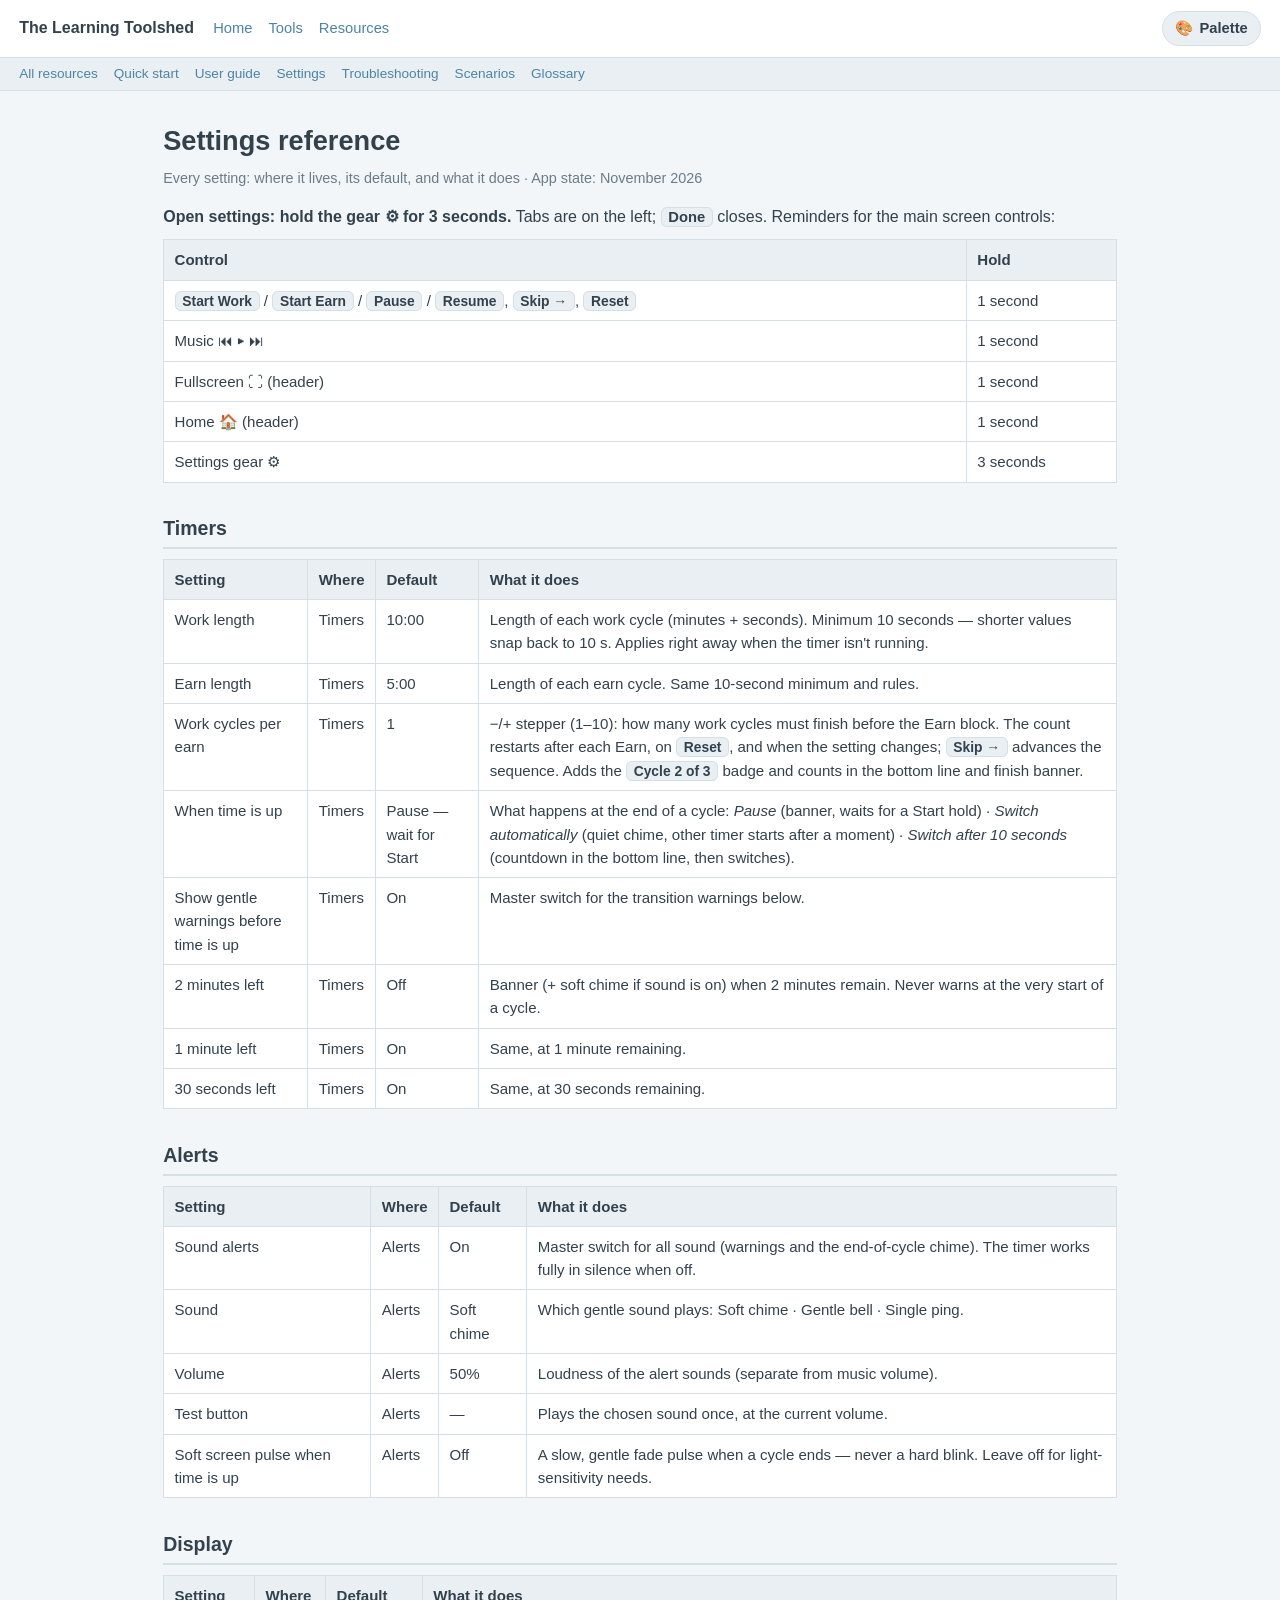
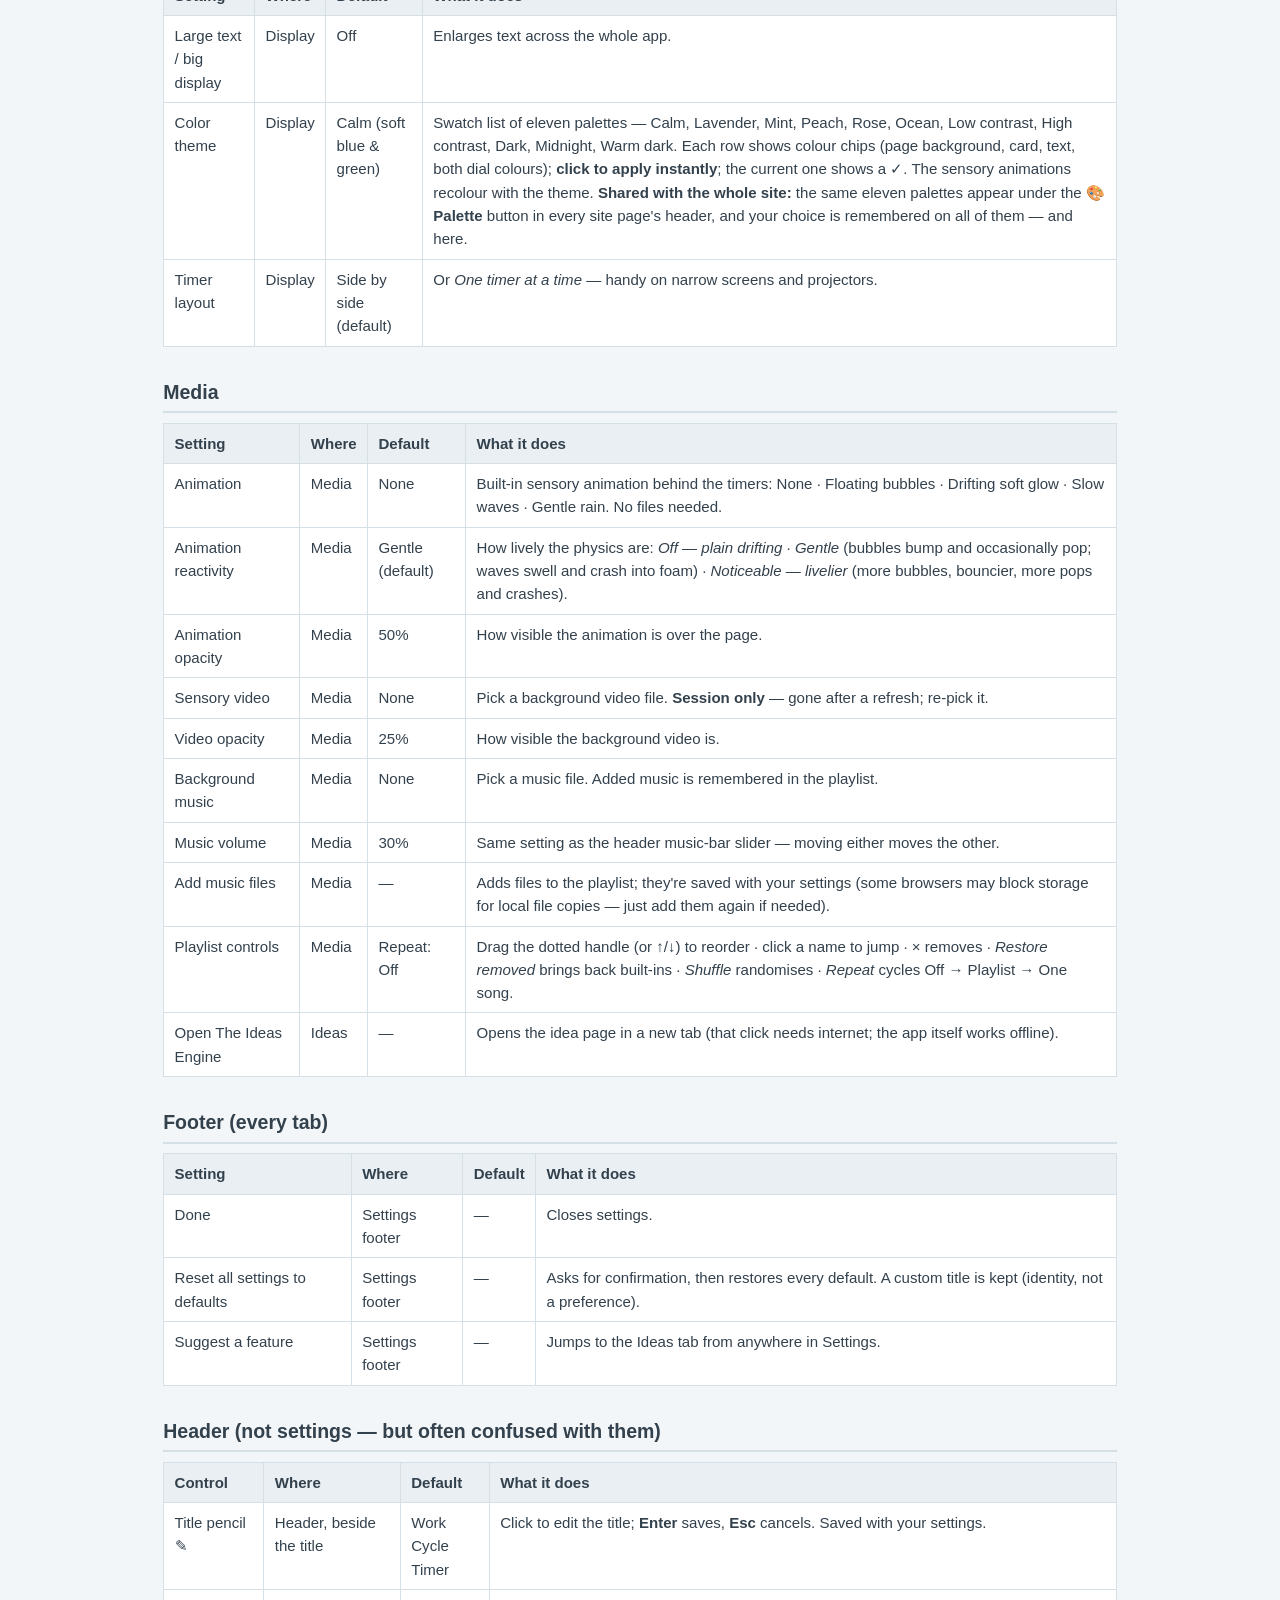
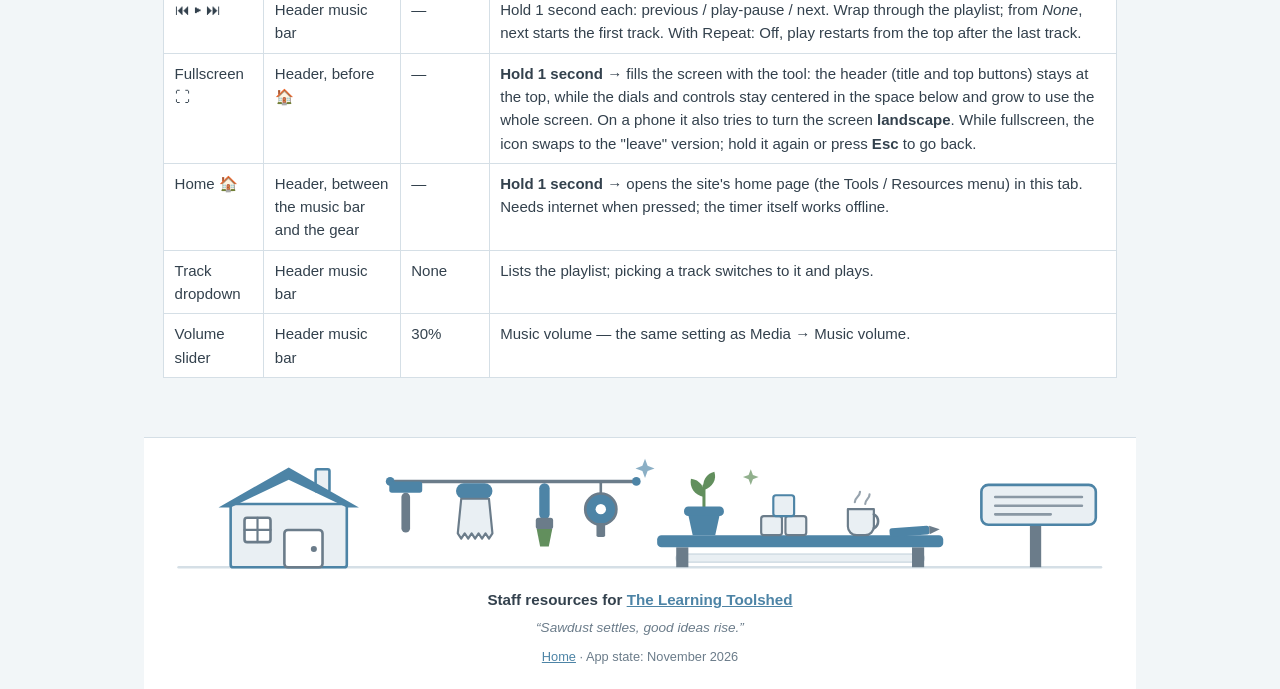
<file: settings-ref.html>
<!doctype html>
<html lang="en">
<head>
<meta charset="utf-8">
<meta name="viewport" content="width=device-width, initial-scale=1">
<title>Settings reference — The Learning Toolshed</title>
<link rel="stylesheet" href="toolshed-common/css/toolshed-common.css">
<link rel="stylesheet" href="site.css">
<script src="toolshed-common/js/toolshed-common.js"></script>
<script src="site.js"></script>
</head>
<body>

<header class="site-head">
  <a class="brand" href="index.html">The Learning Toolshed</a>
  <nav class="site-nav" aria-label="Site pages">
    <a href="index.html">Home</a>
    <a href="tools.html">Tools</a>
    <a href="resources.html">Resources</a>
  </nav>
</header>
<div class="subbar">
  <nav class="site-nav" aria-label="Resource pages">
    <a href="resources.html">All resources</a>
    <a href="quick-start.html">Quick start</a>
    <a href="user-guide.html">User guide</a>
    <a href="settings-ref.html">Settings</a>
    <a href="troubleshooting.html">Troubleshooting</a>
    <a href="scenarios.html">Scenarios</a>
    <a href="glossary.html">Glossary</a>
  </nav>
</div>

<main>
  <h1>Settings reference</h1>
  <p class="meta">Every setting: where it lives, its default, and what it does ·
    App state: November 2026</p>

  <p><strong>Open settings: hold the gear ⚙ for 3 seconds.</strong> Tabs are on the left;
    <span class="lbl">Done</span> closes. Reminders for the main screen controls:</p>
  <table>
    <tr><th>Control</th><th>Hold</th></tr>
    <tr><td><span class="lbl">Start Work</span> / <span class="lbl">Start Earn</span> /
      <span class="lbl">Pause</span> / <span class="lbl">Resume</span>, <span class="lbl">Skip →</span>,
      <span class="lbl">Reset</span></td><td>1 second</td></tr>
    <tr><td>Music ⏮ ▶ ⏭</td><td>1 second</td></tr>
    <tr><td>Fullscreen ⛶ (header)</td><td>1 second</td></tr>
    <tr><td>Home 🏠 (header)</td><td>1 second</td></tr>
    <tr><td>Settings gear ⚙</td><td>3 seconds</td></tr>
  </table>

  <h2>Timers</h2>
  <table>
    <tr><th>Setting</th><th>Where</th><th>Default</th><th>What it does</th></tr>
    <tr><td>Work length</td><td>Timers</td><td>10:00</td>
      <td>Length of each work cycle (minutes + seconds). Minimum 10 seconds — shorter values
        snap back to 10 s. Applies right away when the timer isn't running.</td></tr>
    <tr><td>Earn length</td><td>Timers</td><td>5:00</td>
      <td>Length of each earn cycle. Same 10-second minimum and rules.</td></tr>
    <tr><td>Work cycles per earn</td><td>Timers</td><td>1</td>
      <td>−/+ stepper (1–10): how many work cycles must finish before the Earn block.
        The count restarts after each Earn, on <span class="lbl">Reset</span>, and when the
        setting changes; <span class="lbl">Skip →</span> advances the sequence. Adds the
        <span class="lbl">Cycle 2 of 3</span> badge and counts in the bottom line and
        finish banner.</td></tr>
    <tr><td>When time is up</td><td>Timers</td><td>Pause — wait for Start</td>
      <td>What happens at the end of a cycle: <em>Pause</em> (banner, waits for a Start hold) ·
        <em>Switch automatically</em> (quiet chime, other timer starts after a moment) ·
        <em>Switch after 10 seconds</em> (countdown in the bottom line, then switches).</td></tr>
    <tr><td>Show gentle warnings before time is up</td><td>Timers</td><td>On</td>
      <td>Master switch for the transition warnings below.</td></tr>
    <tr><td>2 minutes left</td><td>Timers</td><td>Off</td>
      <td>Banner (+ soft chime if sound is on) when 2 minutes remain. Never warns at the
        very start of a cycle.</td></tr>
    <tr><td>1 minute left</td><td>Timers</td><td>On</td>
      <td>Same, at 1 minute remaining.</td></tr>
    <tr><td>30 seconds left</td><td>Timers</td><td>On</td>
      <td>Same, at 30 seconds remaining.</td></tr>
  </table>

  <h2>Alerts</h2>
  <table>
    <tr><th>Setting</th><th>Where</th><th>Default</th><th>What it does</th></tr>
    <tr><td>Sound alerts</td><td>Alerts</td><td>On</td>
      <td>Master switch for all sound (warnings and the end-of-cycle chime). The timer works
        fully in silence when off.</td></tr>
    <tr><td>Sound</td><td>Alerts</td><td>Soft chime</td>
      <td>Which gentle sound plays: Soft chime · Gentle bell · Single ping.</td></tr>
    <tr><td>Volume</td><td>Alerts</td><td>50%</td>
      <td>Loudness of the alert sounds (separate from music volume).</td></tr>
    <tr><td>Test button</td><td>Alerts</td><td>—</td>
      <td>Plays the chosen sound once, at the current volume.</td></tr>
    <tr><td>Soft screen pulse when time is up</td><td>Alerts</td><td>Off</td>
      <td>A slow, gentle fade pulse when a cycle ends — never a hard blink. Leave off for
        light-sensitivity needs.</td></tr>
  </table>

  <h2>Display</h2>
  <table>
    <tr><th>Setting</th><th>Where</th><th>Default</th><th>What it does</th></tr>
    <tr><td>Large text / big display</td><td>Display</td><td>Off</td>
      <td>Enlarges text across the whole app.</td></tr>
    <tr><td>Color theme</td><td>Display</td><td>Calm (soft blue &amp; green)</td>
      <td>Swatch list of eleven palettes — Calm, Lavender, Mint, Peach, Rose, Ocean,
        Low contrast, High contrast, Dark, Midnight, Warm dark. Each row shows colour chips
        (page background, card, text, both dial colours); <strong>click to apply
        instantly</strong>; the current one shows a ✓. The sensory animations recolour with
        the theme. <strong>Shared with the whole site:</strong> the same eleven palettes
        appear under the 🎨 <strong>Palette</strong> button in every site page's header,
        and your choice is remembered on all of them — and here.</td></tr>
    <tr><td>Timer layout</td><td>Display</td><td>Side by side (default)</td>
      <td>Or <em>One timer at a time</em> — handy on narrow screens and projectors.</td></tr>
  </table>

  <h2>Media</h2>
  <table>
    <tr><th>Setting</th><th>Where</th><th>Default</th><th>What it does</th></tr>
    <tr><td>Animation</td><td>Media</td><td>None</td>
      <td>Built-in sensory animation behind the timers: None · Floating bubbles · Drifting soft
        glow · Slow waves · Gentle rain. No files needed.</td></tr>
    <tr><td>Animation reactivity</td><td>Media</td><td>Gentle (default)</td>
      <td>How lively the physics are: <em>Off — plain drifting</em> ·
        <em>Gentle</em> (bubbles bump and occasionally pop; waves swell and crash into foam) ·
        <em>Noticeable — livelier</em> (more bubbles, bouncier, more pops and crashes).</td></tr>
    <tr><td>Animation opacity</td><td>Media</td><td>50%</td>
      <td>How visible the animation is over the page.</td></tr>
    <tr><td>Sensory video</td><td>Media</td><td>None</td>
      <td>Pick a background video file. <strong>Session only</strong> — gone after a refresh;
        re-pick it.</td></tr>
    <tr><td>Video opacity</td><td>Media</td><td>25%</td>
      <td>How visible the background video is.</td></tr>
    <tr><td>Background music</td><td>Media</td><td>None</td>
      <td>Pick a music file. Added music is remembered in the playlist.</td></tr>
    <tr><td>Music volume</td><td>Media</td><td>30%</td>
      <td>Same setting as the header music-bar slider — moving either moves the other.</td></tr>
    <tr><td>Add music files</td><td>Media</td><td>—</td>
      <td>Adds files to the playlist; they're saved with your settings (some browsers may
        block storage for local file copies — just add them again if needed).</td></tr>
    <tr><td>Playlist controls</td><td>Media</td><td>Repeat: Off</td>
      <td>Drag the dotted handle (or ↑/↓) to reorder · click a name to jump · × removes ·
        <em>Restore removed</em> brings back built-ins · <em>Shuffle</em> randomises ·
        <em>Repeat</em> cycles Off → Playlist → One song.</td></tr>
    <tr><td>Open The Ideas Engine</td><td>Ideas</td><td>—</td>
      <td>Opens the idea page in a new tab (that click needs internet; the app itself
        works offline).</td></tr>
  </table>

  <h2>Footer (every tab)</h2>
  <table>
    <tr><th>Setting</th><th>Where</th><th>Default</th><th>What it does</th></tr>
    <tr><td>Done</td><td>Settings footer</td><td>—</td><td>Closes settings.</td></tr>
    <tr><td>Reset all settings to defaults</td><td>Settings footer</td><td>—</td>
      <td>Asks for confirmation, then restores every default. A custom title is kept
        (identity, not a preference).</td></tr>
    <tr><td>Suggest a feature</td><td>Settings footer</td><td>—</td>
      <td>Jumps to the Ideas tab from anywhere in Settings.</td></tr>
  </table>

  <h2>Header (not settings — but often confused with them)</h2>
  <table>
    <tr><th>Control</th><th>Where</th><th>Default</th><th>What it does</th></tr>
    <tr><td>Title pencil ✎</td><td>Header, beside the title</td><td>Work Cycle Timer</td>
      <td>Click to edit the title; <strong>Enter</strong> saves, <strong>Esc</strong> cancels.
        Saved with your settings.</td></tr>
    <tr><td>⏮ ▶ ⏭</td><td>Header music bar</td><td>—</td>
      <td>Hold 1 second each: previous / play-pause / next. Wrap through the playlist; from
        <em>None</em>, next starts the first track. With Repeat: Off, play restarts from the
        top after the last track.</td></tr>
    <tr><td>Fullscreen ⛶</td><td>Header, before 🏠</td><td>—</td>
      <td><strong>Hold 1 second</strong> → fills the screen with the tool: the header
        (title and top buttons) stays at the top, while the dials and controls stay
        centered in the space below and grow to use the whole screen. On a phone it also
        tries to turn the screen <strong>landscape</strong>. While fullscreen, the icon
        swaps to the "leave" version; hold it again or press <strong>Esc</strong> to go
        back.</td></tr>
    <tr><td>Home 🏠</td><td>Header, between the music bar and the gear</td><td>—</td>
      <td><strong>Hold 1 second</strong> → opens the site's home page (the Tools / Resources
        menu) in this tab. Needs internet when pressed; the timer itself works offline.</td></tr>
    <tr><td>Track dropdown</td><td>Header music bar</td><td>None</td>
      <td>Lists the playlist; picking a track switches to it and plays.</td></tr>
    <tr><td>Volume slider</td><td>Header music bar</td><td>30%</td>
      <td>Music volume — the same setting as Media → Music volume.</td></tr>
  </table>
</main>

<footer class="site-foot">
  <p class="foot-phrase">Staff resources for <a href="index.html">The Learning Toolshed</a></p>
  <p class="foot-meta"><a href="index.html">Home</a> &#183; App state: November 2026</p>
</footer>

</body>
</html>
</file>
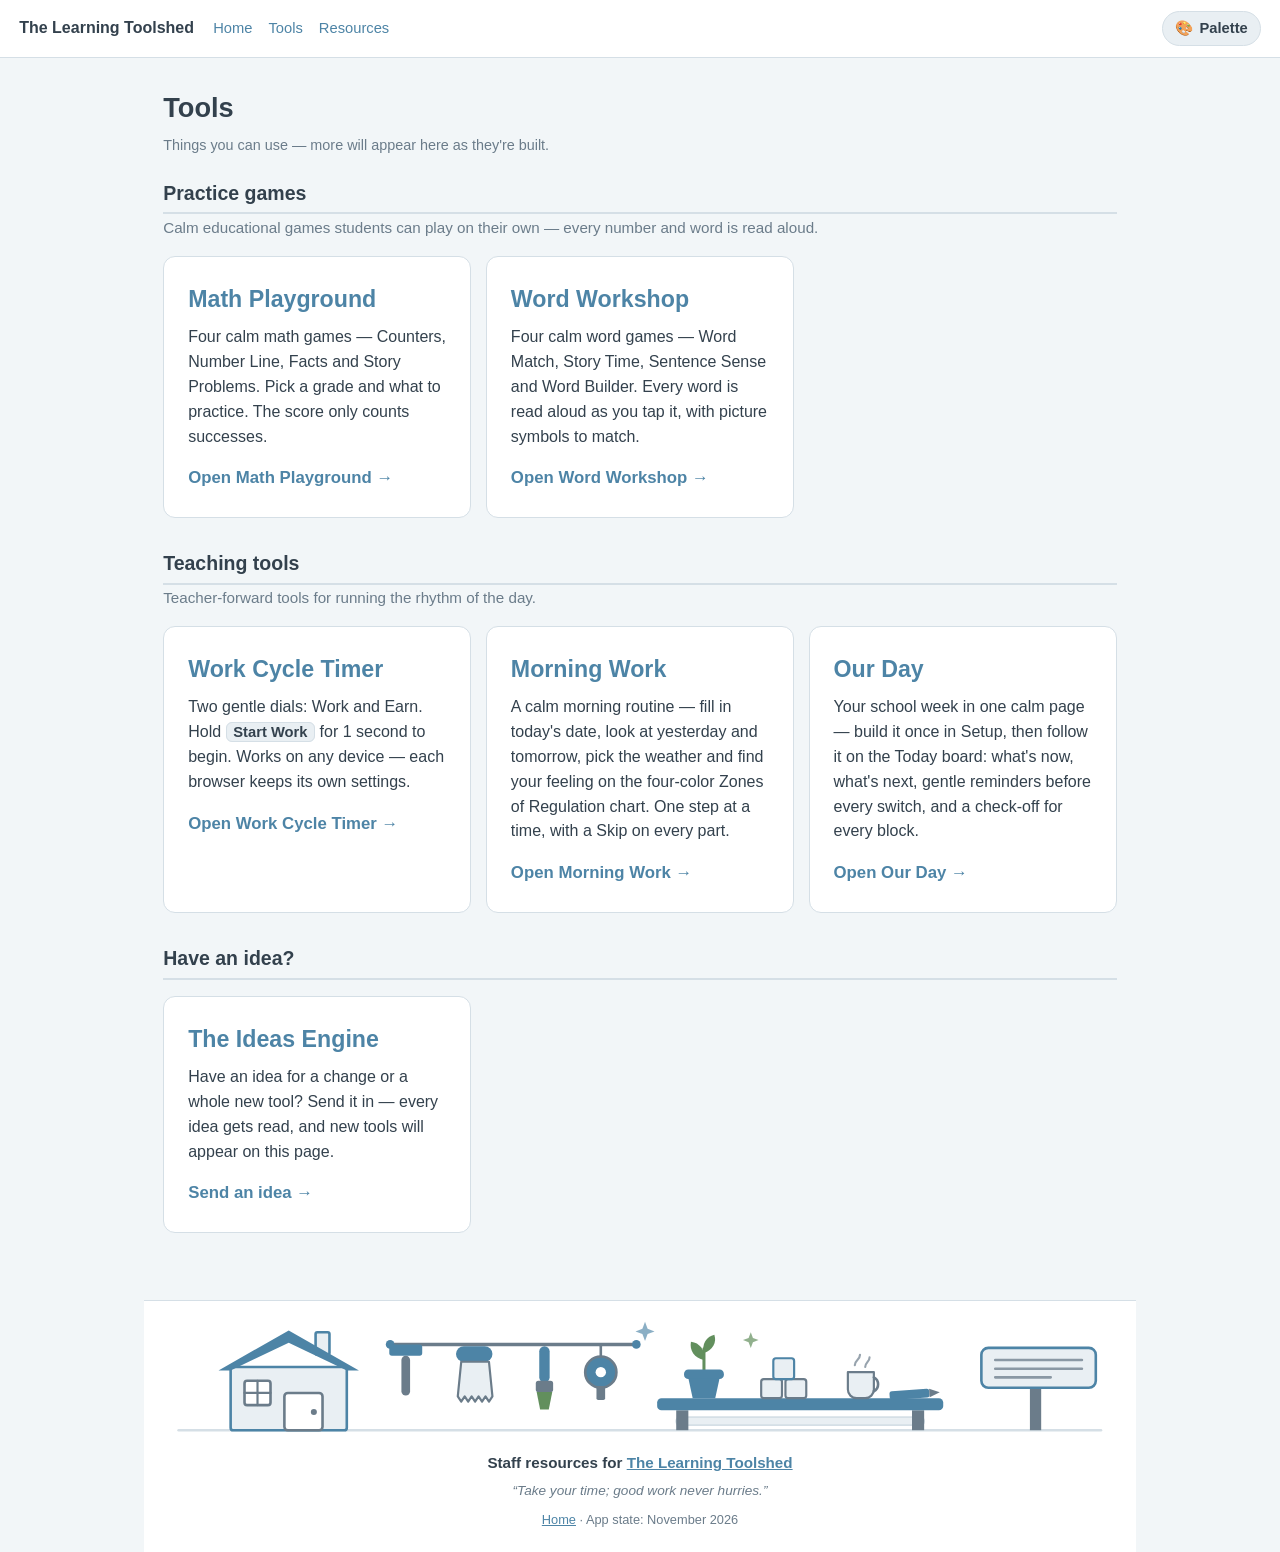
<file: tools.html>
<!doctype html>
<html lang="en">
<head>
<meta charset="utf-8">
<meta name="viewport" content="width=device-width, initial-scale=1">
<title>Tools — The Learning Toolshed</title>
<link rel="stylesheet" href="toolshed-common/css/toolshed-common.css">
<link rel="stylesheet" href="site.css">
<script src="toolshed-common/js/toolshed-common.js"></script>
<script src="site.js"></script>
</head>
<body>

<header class="site-head">
  <a class="brand" href="index.html">The Learning Toolshed</a>
  <nav class="site-nav" aria-label="Site pages">
    <a href="index.html">Home</a>
    <a href="tools.html">Tools</a>
    <a href="resources.html">Resources</a>
  </nav>
</header>

<main>
  <h1>Tools</h1>
  <p class="meta">Things you can use — more will appear here as they're built.</p>

  <!-- Rendered from site-manifest.json by site.js (initTools). The sections
       below are the no-JS / manifest-offline fallback; keep them roughly
       in step with the manifest's toolGroups and tools. -->
  <div class="tool-groups" data-render="tools">
    <section class="tool-section" data-group="practice">
      <h2>Practice games</h2>
      <p class="tool-section-note">Calm educational games students can play on their own —
        every number and word is read aloud.</p>
      <div class="cards">
        <a class="card" href="https://swankymcgee.github.io/math-playground/">
          <h3>Math Playground</h3>
          <p>Four calm math games — Counters, Number Line, Facts and Story Problems.
            Pick a grade and what to practice. The score only counts successes.</p>
          <span class="go">Open Math Playground →</span>
        </a>
        <a class="card" href="https://swankymcgee.github.io/word-workshop/">
          <h3>Word Workshop</h3>
          <p>Four calm word games — Word Match, Story Time, Sentence Sense and Word Builder.
            Every word is read aloud as you tap it, with picture symbols to match.</p>
          <span class="go">Open Word Workshop →</span>
        </a>
      </div>
    </section>

    <section class="tool-section" data-group="classroom">
      <h2>Teaching tools</h2>
      <p class="tool-section-note">Teacher-forward tools for running the rhythm of the day.</p>
      <div class="cards">
        <a class="card" href="https://swankymcgee.github.io/work-cycle-timer/timer.html">
          <h3>Work Cycle Timer</h3>
          <p>Two gentle dials: Work and Earn. Hold <span class="lbl">Start Work</span> for
            1&nbsp;second to begin. Works on any device — each browser keeps its own settings.</p>
          <span class="go">Open Work Cycle Timer →</span>
        </a>
        <a class="card" href="https://swankymcgee.github.io/morning-work/">
          <h3>Morning Work</h3>
          <p>A calm morning routine — fill in today's date, look at yesterday and tomorrow,
            pick the weather and find your feeling on the Zones of Regulation chart.
            Every part has a Skip.</p>
          <span class="go">Open Morning Work →</span>
        </a>
        <a class="card" href="https://swankymcgee.github.io/our-day/">
          <h3>Our Day</h3>
          <p>Your school week in one calm page — build it once in Setup, then follow
            it on the Today board: what's now, what's next, gentle reminders before
            every switch, and a check-off for every block.</p>
          <span class="go">Open Our Day →</span>
        </a>
      </div>
    </section>

    <section class="tool-section" data-group="ideas">
      <h2>Have an idea?</h2>
      <div class="cards">
        <a class="card" href="ideas.html">
          <h3>The Ideas Engine</h3>
          <p>Have an idea for a change or a whole new tool? Send it in — every idea gets read,
            and new tools will appear on this page.</p>
          <span class="go">Send an idea →</span>
        </a>
      </div>
    </section>
  </div>
</main>

<footer class="site-foot">
  <p class="foot-phrase">Staff resources for <a href="index.html">The Learning Toolshed</a></p>
  <p class="foot-meta"><a href="index.html">Home</a> &#183; App state: November 2026</p>
</footer>

</body>
</html>
</file>
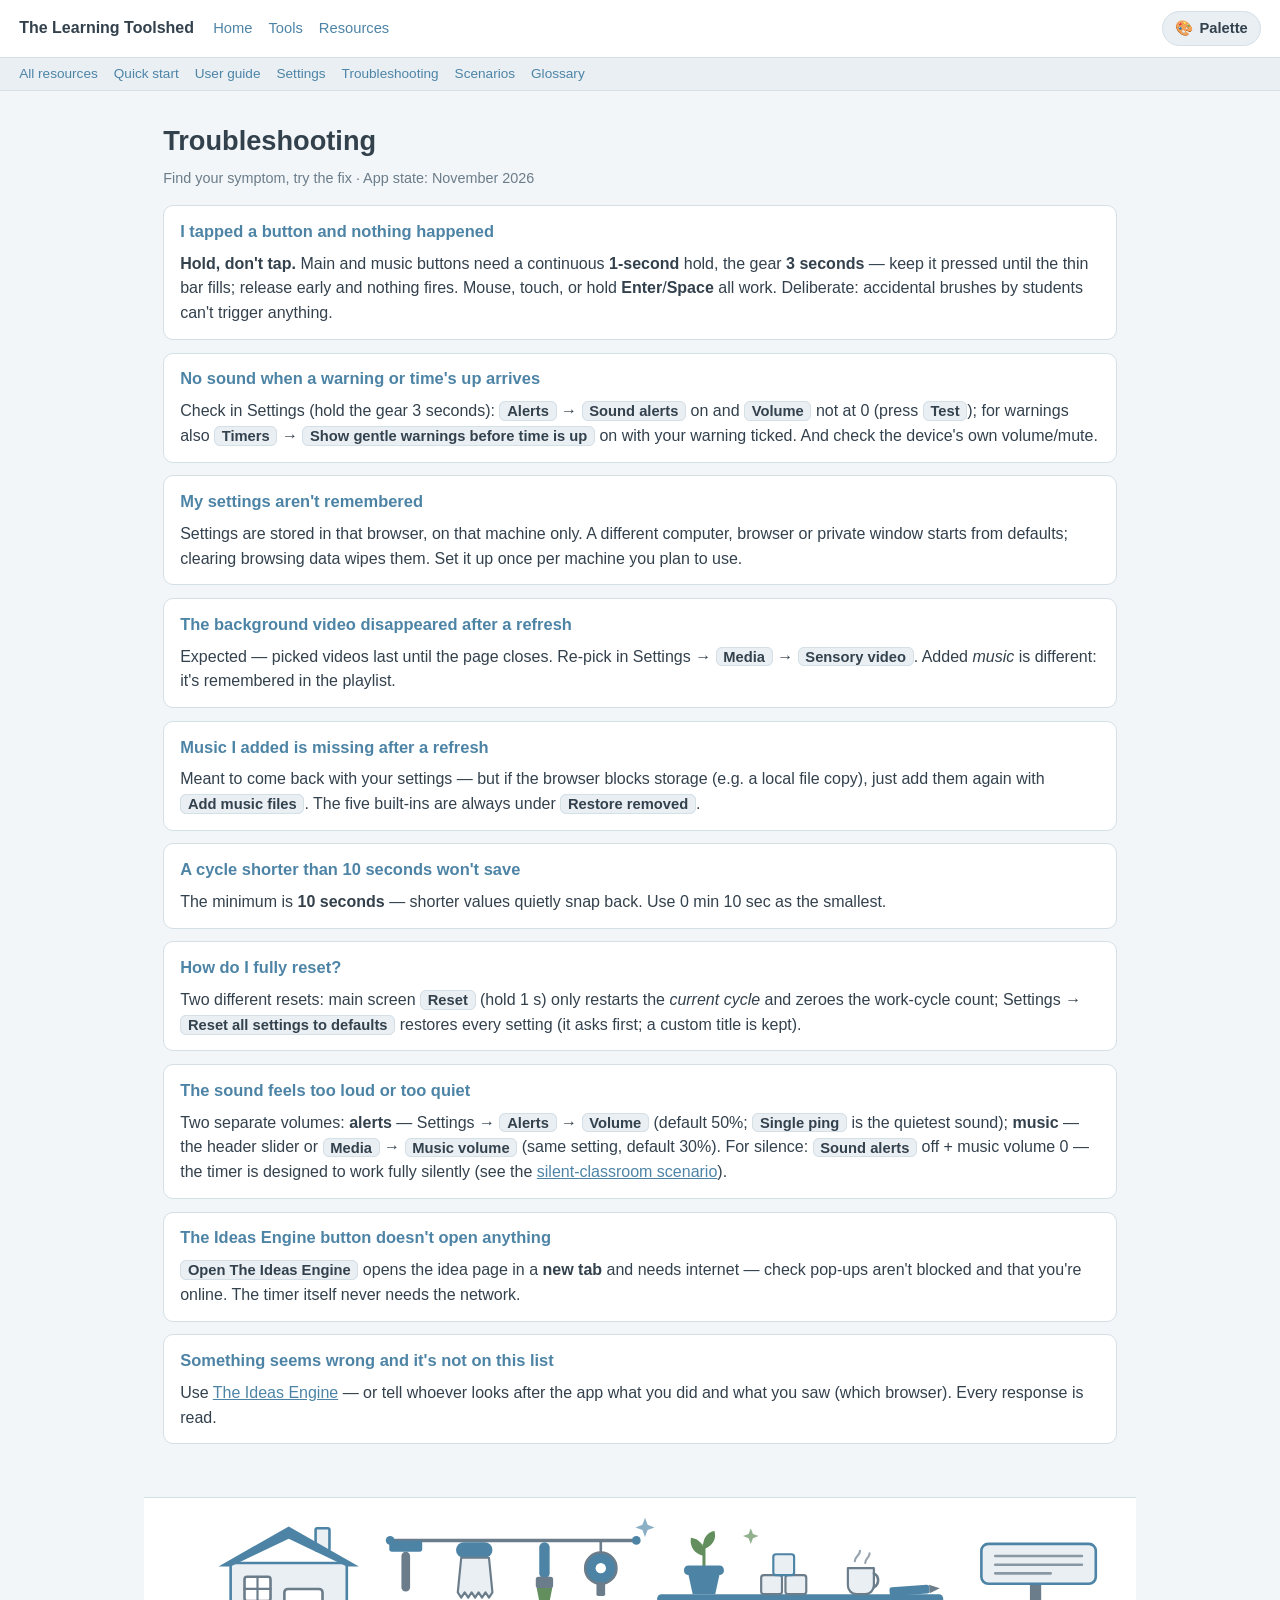
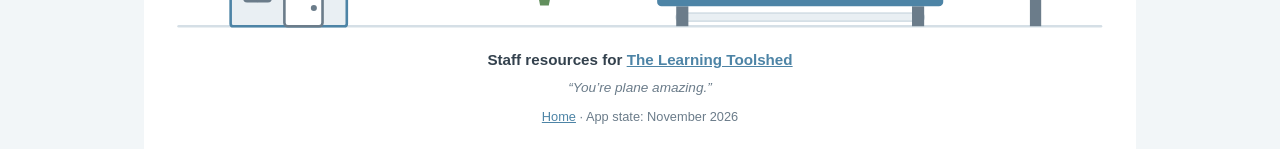
<file: troubleshooting.html>
<!doctype html>
<html lang="en">
<head>
<meta charset="utf-8">
<meta name="viewport" content="width=device-width, initial-scale=1">
<title>Troubleshooting — The Learning Toolshed</title>
<link rel="stylesheet" href="toolshed-common/css/toolshed-common.css">
<link rel="stylesheet" href="site.css">
<script src="toolshed-common/js/toolshed-common.js"></script>
<script src="site.js"></script>
</head>
<body>

<header class="site-head">
  <a class="brand" href="index.html">The Learning Toolshed</a>
  <nav class="site-nav" aria-label="Site pages">
    <a href="index.html">Home</a>
    <a href="tools.html">Tools</a>
    <a href="resources.html">Resources</a>
  </nav>
</header>
<div class="subbar">
  <nav class="site-nav" aria-label="Resource pages">
    <a href="resources.html">All resources</a>
    <a href="quick-start.html">Quick start</a>
    <a href="user-guide.html">User guide</a>
    <a href="settings-ref.html">Settings</a>
    <a href="troubleshooting.html">Troubleshooting</a>
    <a href="scenarios.html">Scenarios</a>
    <a href="glossary.html">Glossary</a>
  </nav>
</div>

<main>
  <h1>Troubleshooting</h1>
  <p class="meta">Find your symptom, try the fix · App state: November 2026</p>

  <div class="qa">
    <h3>I tapped a button and nothing happened</h3>
    <p><strong>Hold, don't tap.</strong> Main and music buttons need a continuous
      <strong>1-second</strong> hold, the gear <strong>3 seconds</strong> — keep it pressed until
      the thin bar fills; release early and nothing fires. Mouse, touch, or hold
      <strong>Enter</strong>/<strong>Space</strong> all work. Deliberate: accidental brushes by
      students can't trigger anything.</p>
  </div>

  <div class="qa">
    <h3>No sound when a warning or time's up arrives</h3>
    <p>Check in Settings (hold the gear 3 seconds): <span class="lbl">Alerts</span> →
      <span class="lbl">Sound alerts</span> on and <span class="lbl">Volume</span> not at 0 (press
      <span class="lbl">Test</span>); for warnings also <span class="lbl">Timers</span> →
      <span class="lbl">Show gentle warnings before time is up</span> on with your warning ticked.
      And check the device's own volume/mute.</p>
  </div>

  <div class="qa">
    <h3>My settings aren't remembered</h3>
    <p>Settings are stored in that browser, on that machine only. A different computer, browser or
      private window starts from defaults; clearing browsing data wipes them. Set it up once per
      machine you plan to use.</p>
  </div>

  <div class="qa">
    <h3>The background video disappeared after a refresh</h3>
    <p>Expected — picked videos last until the page closes. Re-pick in Settings →
      <span class="lbl">Media</span> → <span class="lbl">Sensory video</span>. Added
      <em>music</em> is different: it's remembered in the playlist.</p>
  </div>

  <div class="qa">
    <h3>Music I added is missing after a refresh</h3>
    <p>Meant to come back with your settings — but if the browser blocks storage (e.g. a local
      file copy), just add them again with <span class="lbl">Add music files</span>. The five
      built-ins are always under <span class="lbl">Restore removed</span>.</p>
  </div>

  <div class="qa">
    <h3>A cycle shorter than 10 seconds won't save</h3>
    <p>The minimum is <strong>10 seconds</strong> — shorter values quietly snap back. Use 0 min
      10 sec as the smallest.</p>
  </div>

  <div class="qa">
    <h3>How do I fully reset?</h3>
    <p>Two different resets: main screen <span class="lbl">Reset</span> (hold 1 s) only restarts
      the <em>current cycle</em> and zeroes the work-cycle count;
      Settings → <span class="lbl">Reset all settings to defaults</span> restores every setting
      (it asks first; a custom title is kept).</p>
  </div>

  <div class="qa">
    <h3>The sound feels too loud or too quiet</h3>
    <p>Two separate volumes: <strong>alerts</strong> — Settings → <span class="lbl">Alerts</span> →
      <span class="lbl">Volume</span> (default 50%; <span class="lbl">Single ping</span> is the
      quietest sound); <strong>music</strong> — the header slider or
      <span class="lbl">Media</span> → <span class="lbl">Music volume</span> (same setting, default
      30%). For silence: <span class="lbl">Sound alerts</span> off + music volume 0 — the timer is
      designed to work fully silently (see the <a href="scenarios.html">silent-classroom
      scenario</a>).</p>
  </div>

  <div class="qa">
    <h3>The Ideas Engine button doesn't open anything</h3>
    <p><span class="lbl">Open The Ideas Engine</span> opens the idea page in a <strong>new tab</strong>
      and needs internet — check pop-ups aren't blocked and that you're online. The timer itself
      never needs the network.</p>
  </div>

  <div class="qa">
    <h3>Something seems wrong and it's not on this list</h3>
    <p>Use <a href="ideas.html">The Ideas Engine</a> — or tell whoever
      looks after the app what you did and what you saw (which browser). Every response is read.</p>
  </div>
</main>

<footer class="site-foot">
  <p class="foot-phrase">Staff resources for <a href="index.html">The Learning Toolshed</a></p>
  <p class="foot-meta"><a href="index.html">Home</a> &#183; App state: November 2026</p>
</footer>

</body>
</html>
</file>
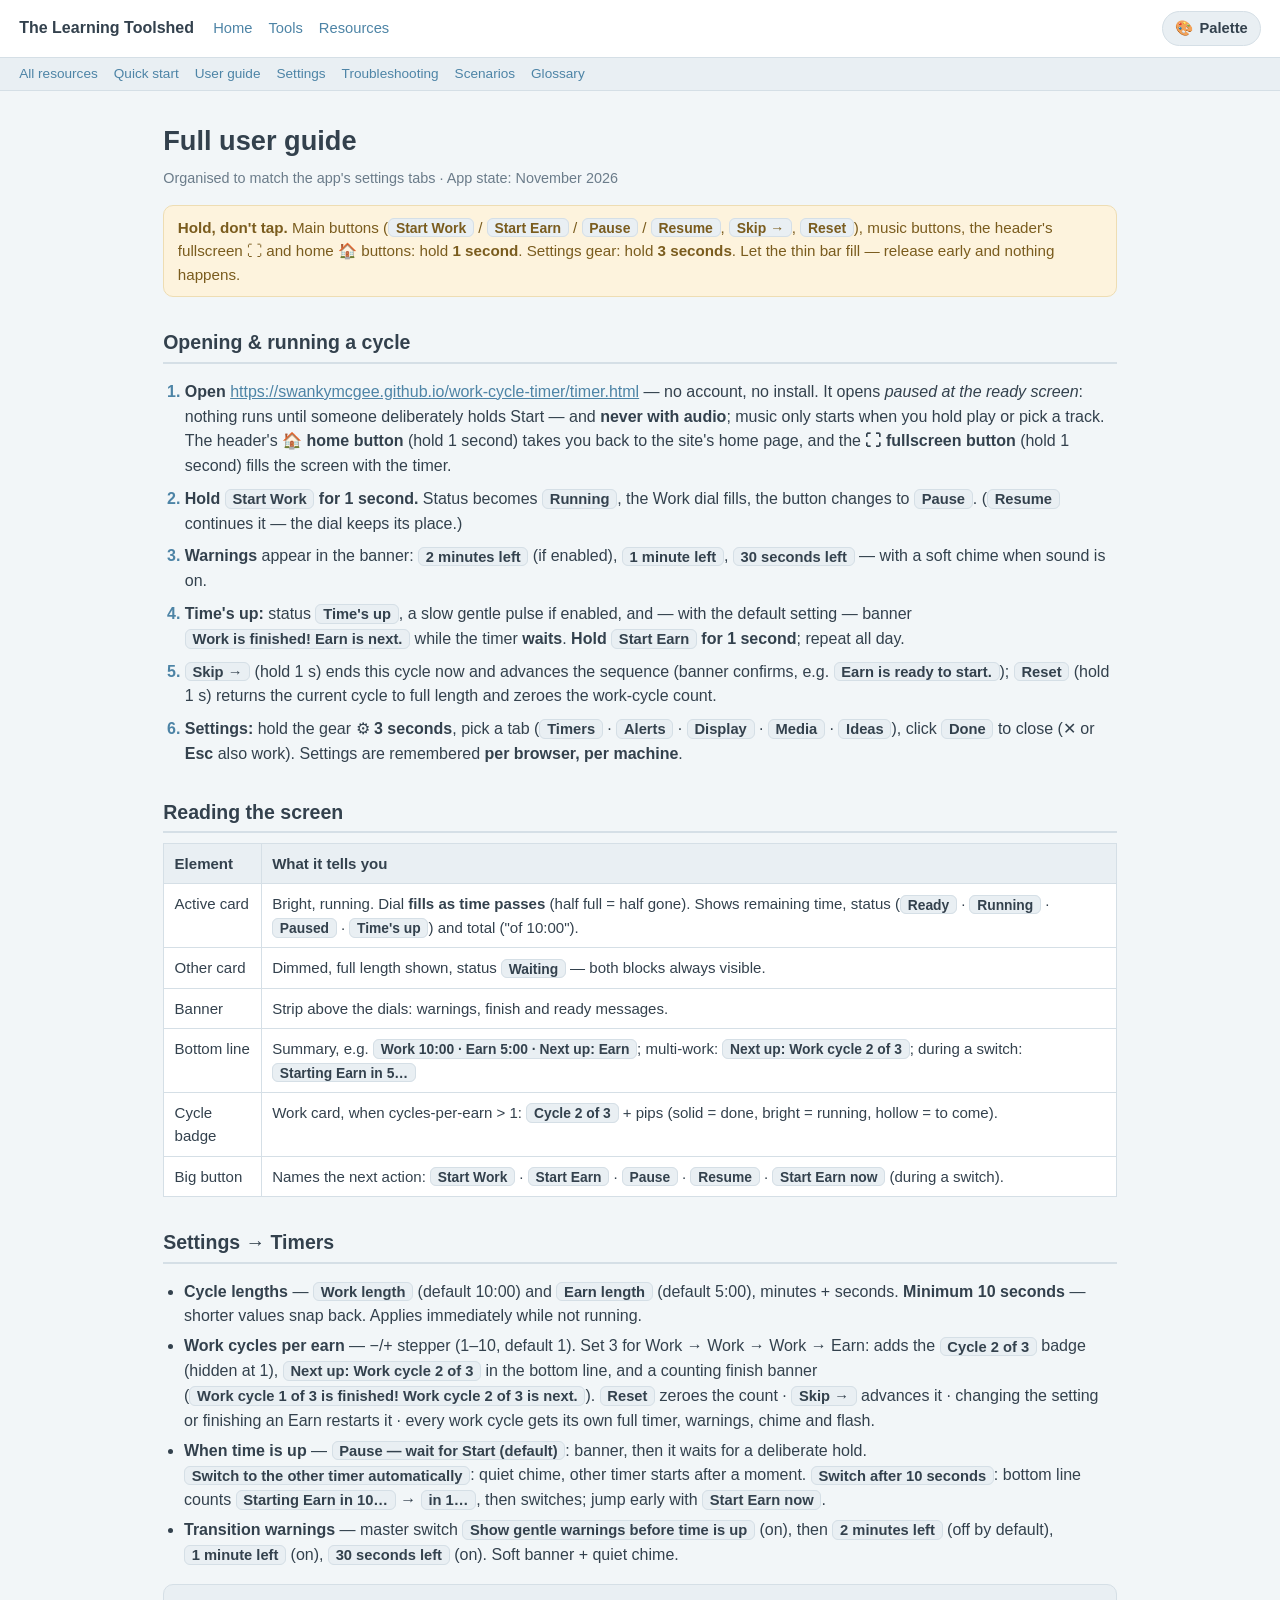
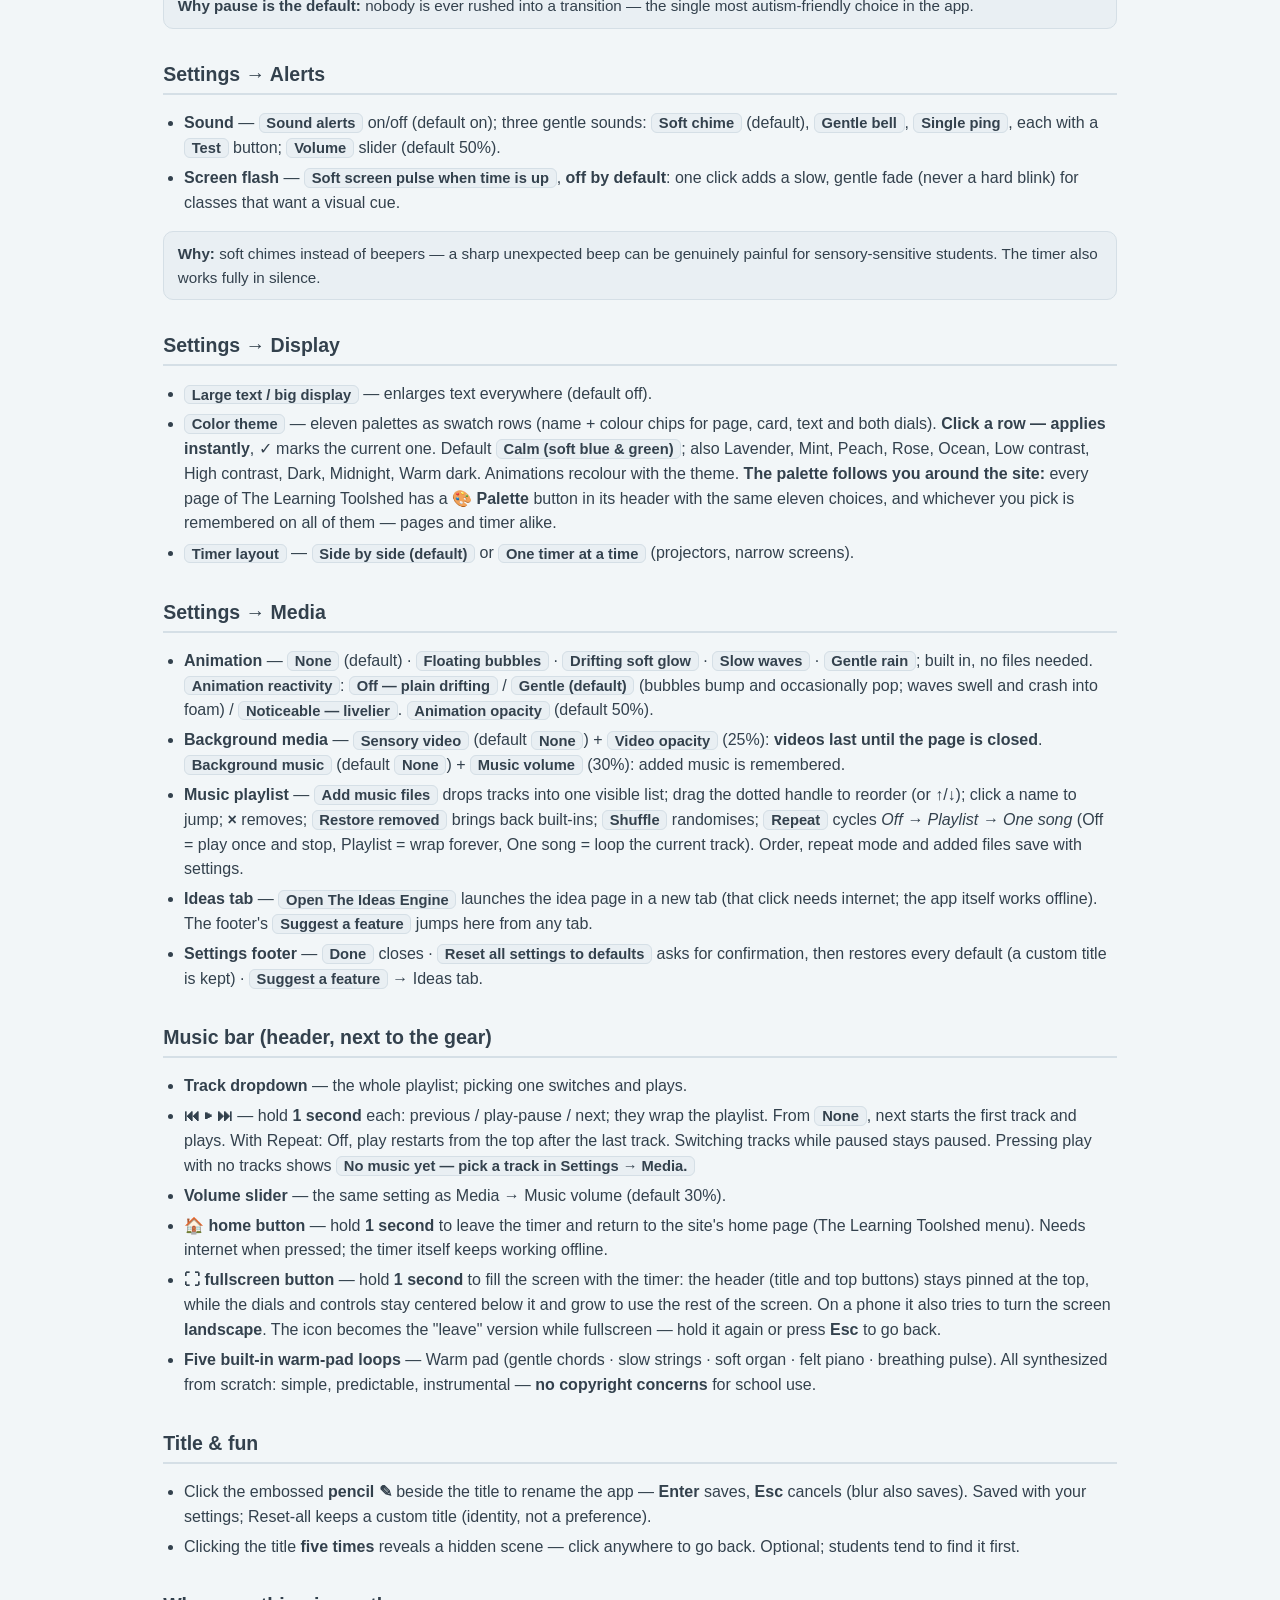
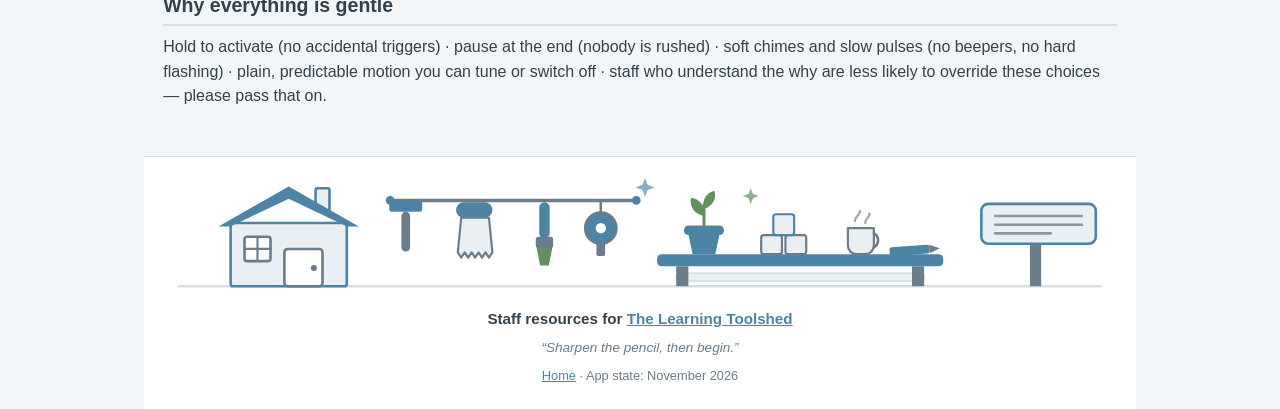
<file: user-guide.html>
<!doctype html>
<html lang="en">
<head>
<meta charset="utf-8">
<meta name="viewport" content="width=device-width, initial-scale=1">
<title>User guide — The Learning Toolshed</title>
<link rel="stylesheet" href="toolshed-common/css/toolshed-common.css">
<link rel="stylesheet" href="site.css">
<script src="toolshed-common/js/toolshed-common.js"></script>
<script src="site.js"></script>
</head>
<body>

<header class="site-head">
  <a class="brand" href="index.html">The Learning Toolshed</a>
  <nav class="site-nav" aria-label="Site pages">
    <a href="index.html">Home</a>
    <a href="tools.html">Tools</a>
    <a href="resources.html">Resources</a>
  </nav>
</header>
<div class="subbar">
  <nav class="site-nav" aria-label="Resource pages">
    <a href="resources.html">All resources</a>
    <a href="quick-start.html">Quick start</a>
    <a href="user-guide.html">User guide</a>
    <a href="settings-ref.html">Settings</a>
    <a href="troubleshooting.html">Troubleshooting</a>
    <a href="scenarios.html">Scenarios</a>
    <a href="glossary.html">Glossary</a>
  </nav>
</div>

<main>
  <h1>Full user guide</h1>
  <p class="meta">Organised to match the app's settings tabs · App state: November 2026</p>

  <div class="hold">
    <strong>Hold, don't tap.</strong> Main buttons (<span class="lbl">Start Work</span> /
    <span class="lbl">Start Earn</span> / <span class="lbl">Pause</span> /
    <span class="lbl">Resume</span>, <span class="lbl">Skip →</span>, <span class="lbl">Reset</span>),
    music buttons, the header's fullscreen ⛶ and home 🏠 buttons: hold
    <strong>1 second</strong>. Settings gear: hold <strong>3 seconds</strong>.
    Let the thin bar fill — release early and nothing happens.
  </div>

  <h2>Opening &amp; running a cycle</h2>
  <ol class="steps">
    <li><strong>Open</strong> <a href="https://swankymcgee.github.io/work-cycle-timer/timer.html">https://swankymcgee.github.io/work-cycle-timer/timer.html</a>
      — no account, no install. It opens <em>paused at the ready screen</em>: nothing runs until
      someone deliberately holds Start — and <strong>never with audio</strong>; music only starts
      when you hold play or pick a track. The header's <strong>🏠 home button</strong> (hold
      1 second) takes you back to the site's home page, and the <strong>⛶ fullscreen
      button</strong> (hold 1 second) fills the screen with the timer.</li>
    <li><strong>Hold <span class="lbl">Start Work</span> for 1 second.</strong> Status becomes
      <span class="lbl">Running</span>, the Work dial fills, the button changes to
      <span class="lbl">Pause</span>. (<span class="lbl">Resume</span> continues it — the dial
      keeps its place.)</li>
    <li><strong>Warnings</strong> appear in the banner: <span class="lbl">2 minutes left</span> (if
      enabled), <span class="lbl">1 minute left</span>, <span class="lbl">30 seconds left</span> —
      with a soft chime when sound is on.</li>
    <li><strong>Time's up:</strong> status <span class="lbl">Time's up</span>, a slow gentle pulse
      if enabled, and — with the default setting — banner
      <span class="lbl">Work is finished! Earn is next.</span> while the timer <strong>waits</strong>.
      <strong>Hold <span class="lbl">Start Earn</span> for 1 second</strong>; repeat all day.</li>
    <li><strong><span class="lbl">Skip →</span></strong> (hold 1 s) ends this cycle now and advances
      the sequence (banner confirms, e.g. <span class="lbl">Earn is ready to start.</span>);
      <strong><span class="lbl">Reset</span></strong> (hold 1 s) returns the current cycle to full
      length and zeroes the work-cycle count.</li>
    <li><strong>Settings:</strong> hold the gear ⚙ <strong>3 seconds</strong>, pick a tab
      (<span class="lbl">Timers</span> · <span class="lbl">Alerts</span> ·
      <span class="lbl">Display</span> · <span class="lbl">Media</span> ·
      <span class="lbl">Ideas</span>), click <span class="lbl">Done</span> to close (✕ or
      <strong>Esc</strong> also work). Settings are remembered <strong>per browser, per
      machine</strong>.</li>
  </ol>

  <h2>Reading the screen</h2>
  <table>
    <tr><th>Element</th><th>What it tells you</th></tr>
    <tr><td>Active card</td><td>Bright, running. Dial <strong>fills as time passes</strong>
      (half full = half gone). Shows remaining time, status
      (<span class="lbl">Ready</span> · <span class="lbl">Running</span> ·
      <span class="lbl">Paused</span> · <span class="lbl">Time's up</span>) and total ("of 10:00").</td></tr>
    <tr><td>Other card</td><td>Dimmed, full length shown, status <span class="lbl">Waiting</span> —
      both blocks always visible.</td></tr>
    <tr><td>Banner</td><td>Strip above the dials: warnings, finish and ready messages.</td></tr>
    <tr><td>Bottom line</td><td>Summary, e.g. <span class="lbl">Work 10:00 · Earn 5:00 · Next up:
      Earn</span>; multi-work: <span class="lbl">Next up: Work cycle 2 of 3</span>; during a
      switch: <span class="lbl">Starting Earn in 5…</span></td></tr>
    <tr><td>Cycle badge</td><td>Work card, when cycles-per-earn &gt; 1:
      <span class="lbl">Cycle 2 of 3</span> + pips (solid = done, bright = running, hollow = to come).</td></tr>
    <tr><td>Big button</td><td>Names the next action: <span class="lbl">Start Work</span> ·
      <span class="lbl">Start Earn</span> · <span class="lbl">Pause</span> ·
      <span class="lbl">Resume</span> · <span class="lbl">Start Earn now</span> (during a switch).</td></tr>
  </table>

  <h2>Settings → Timers</h2>
  <ul>
    <li><strong>Cycle lengths</strong> — <span class="lbl">Work length</span> (default 10:00) and
      <span class="lbl">Earn length</span> (default 5:00), minutes + seconds. <strong>Minimum 10
      seconds</strong> — shorter values snap back. Applies immediately while not running.</li>
    <li><strong>Work cycles per earn</strong> — −/+ stepper (1–10, default 1). Set 3 for
      Work → Work → Work → Earn: adds the <span class="lbl">Cycle 2 of 3</span> badge (hidden at 1),
      <span class="lbl">Next up: Work cycle 2 of 3</span> in the bottom line, and a counting finish
      banner (<span class="lbl">Work cycle 1 of 3 is finished! Work cycle 2 of 3 is next.</span>).
      <span class="lbl">Reset</span> zeroes the count · <span class="lbl">Skip →</span> advances it ·
      changing the setting or finishing an Earn restarts it · every work cycle gets its own full
      timer, warnings, chime and flash.</li>
    <li><strong>When time is up</strong> — <span class="lbl">Pause — wait for Start (default)</span>:
      banner, then it waits for a deliberate hold. <span class="lbl">Switch to the other timer
      automatically</span>: quiet chime, other timer starts after a moment.
      <span class="lbl">Switch after 10 seconds</span>: bottom line counts
      <span class="lbl">Starting Earn in 10…</span> → <span class="lbl">in 1…</span>, then switches;
      jump early with <span class="lbl">Start Earn now</span>.</li>
    <li><strong>Transition warnings</strong> — master switch <span class="lbl">Show gentle warnings
      before time is up</span> (on), then <span class="lbl">2 minutes left</span> (off by default),
      <span class="lbl">1 minute left</span> (on), <span class="lbl">30 seconds left</span> (on).
      Soft banner + quiet chime.</li>
  </ul>
  <div class="why"><strong>Why pause is the default:</strong> nobody is ever rushed into a
    transition — the single most autism-friendly choice in the app.</div>

  <h2>Settings → Alerts</h2>
  <ul>
    <li><strong>Sound</strong> — <span class="lbl">Sound alerts</span> on/off (default on); three
      gentle sounds: <span class="lbl">Soft chime</span> (default), <span class="lbl">Gentle
      bell</span>, <span class="lbl">Single ping</span>, each with a <span class="lbl">Test</span>
      button; <span class="lbl">Volume</span> slider (default 50%).</li>
    <li><strong>Screen flash</strong> — <span class="lbl">Soft screen pulse when time is up</span>,
      <strong>off by default</strong>: one click adds a slow, gentle fade (never a hard blink) for
      classes that want a visual cue.</li>
  </ul>
  <div class="why"><strong>Why:</strong> soft chimes instead of beepers — a sharp unexpected beep
    can be genuinely painful for sensory-sensitive students. The timer also works fully in silence.</div>

  <h2>Settings → Display</h2>
  <ul>
    <li><span class="lbl">Large text / big display</span> — enlarges text everywhere (default off).</li>
    <li><span class="lbl">Color theme</span> — eleven palettes as swatch rows (name + colour chips
      for page, card, text and both dials). <strong>Click a row — applies instantly</strong>, ✓
      marks the current one. Default <span class="lbl">Calm (soft blue &amp; green)</span>; also
      Lavender, Mint, Peach, Rose, Ocean, Low contrast, High contrast, Dark, Midnight, Warm dark.
      Animations recolour with the theme. <strong>The palette follows you around the site:</strong>
      every page of The Learning Toolshed has a 🎨 <strong>Palette</strong> button in its header
      with the same eleven choices, and whichever you pick is remembered on all of them — pages
      and timer alike.</li>
    <li><span class="lbl">Timer layout</span> — <span class="lbl">Side by side (default)</span> or
      <span class="lbl">One timer at a time</span> (projectors, narrow screens).</li>
  </ul>

  <h2>Settings → Media</h2>
  <ul>
    <li><strong>Animation</strong> — <span class="lbl">None</span> (default) ·
      <span class="lbl">Floating bubbles</span> · <span class="lbl">Drifting soft glow</span> ·
      <span class="lbl">Slow waves</span> · <span class="lbl">Gentle rain</span>; built in, no files
      needed. <span class="lbl">Animation reactivity</span>: <span class="lbl">Off — plain
      drifting</span> / <span class="lbl">Gentle (default)</span> (bubbles bump and occasionally
      pop; waves swell and crash into foam) / <span class="lbl">Noticeable — livelier</span>.
      <span class="lbl">Animation opacity</span> (default 50%).</li>
    <li><strong>Background media</strong> — <span class="lbl">Sensory video</span> (default
      <span class="lbl">None</span>) + <span class="lbl">Video opacity</span> (25%):
      <strong>videos last until the page is closed</strong>. <span class="lbl">Background music</span>
      (default <span class="lbl">None</span>) + <span class="lbl">Music volume</span> (30%):
      added music is remembered.</li>
    <li><strong>Music playlist</strong> — <span class="lbl">Add music files</span> drops tracks into
      one visible list; drag the dotted handle to reorder (or ↑/↓); click a name to jump;
      <strong>×</strong> removes; <span class="lbl">Restore removed</span> brings back built-ins;
      <span class="lbl">Shuffle</span> randomises; <span class="lbl">Repeat</span> cycles
      <em>Off → Playlist → One song</em> (Off = play once and stop, Playlist = wrap forever,
      One song = loop the current track). Order, repeat mode and added files save with settings.</li>
    <li><strong>Ideas tab</strong> — <span class="lbl">Open The Ideas Engine</span> launches the
      idea page in a new tab (that click needs internet; the app itself works offline). The
      footer's <span class="lbl">Suggest a feature</span> jumps here from any tab.</li>
    <li><strong>Settings footer</strong> — <span class="lbl">Done</span> closes ·
      <span class="lbl">Reset all settings to defaults</span> asks for confirmation, then restores
      every default (a custom title is kept) · <span class="lbl">Suggest a feature</span> → Ideas tab.</li>
  </ul>

  <h2>Music bar (header, next to the gear)</h2>
  <ul>
    <li><strong>Track dropdown</strong> — the whole playlist; picking one switches and plays.</li>
    <li><strong>⏮ ▶ ⏭</strong> — hold <strong>1 second</strong> each: previous / play-pause / next;
      they wrap the playlist. From <span class="lbl">None</span>, next starts the first track and
      plays. With Repeat: Off, play restarts from the top after the last track. Switching tracks
      while paused stays paused. Pressing play with no tracks shows
      <span class="lbl">No music yet — pick a track in Settings → Media.</span></li>
    <li><strong>Volume slider</strong> — the same setting as Media → Music volume (default 30%).</li>
    <li><strong>🏠 home button</strong> — hold <strong>1 second</strong> to leave the timer and
      return to the site's home page (The Learning Toolshed menu). Needs internet when pressed;
      the timer itself keeps working offline.</li>
    <li><strong>⛶ fullscreen button</strong> — hold <strong>1 second</strong> to fill the screen
      with the timer: the header (title and top buttons) stays pinned at the top, while the
      dials and controls stay centered below it and grow to use the rest of the screen. On a
      phone it also tries to turn the screen <strong>landscape</strong>. The icon becomes the
      "leave" version while fullscreen — hold it again or press <strong>Esc</strong> to go
      back.</li>
    <li><strong>Five built-in warm-pad loops</strong> — Warm pad (gentle chords · slow strings ·
      soft organ · felt piano · breathing pulse). All synthesized from scratch: simple,
      predictable, instrumental — <strong>no copyright concerns</strong> for school use.</li>
  </ul>

  <h2>Title &amp; fun</h2>
  <ul>
    <li>Click the embossed <strong>pencil ✎</strong> beside the title to rename the app —
      <strong>Enter</strong> saves, <strong>Esc</strong> cancels (blur also saves). Saved with your
      settings; Reset-all keeps a custom title (identity, not a preference).</li>
    <li>Clicking the title <strong>five times</strong> reveals a hidden scene — click anywhere to
      go back. Optional; students tend to find it first.</li>
  </ul>

  <h2>Why everything is gentle</h2>
  <p>Hold to activate (no accidental triggers) · pause at the end (nobody is rushed) · soft chimes
    and slow pulses (no beepers, no hard flashing) · plain, predictable motion you can tune or
    switch off · staff who understand the why are less likely to override these choices — please
    pass that on.</p>
</main>

<footer class="site-foot">
  <p class="foot-phrase">Staff resources for <a href="index.html">The Learning Toolshed</a></p>
  <p class="foot-meta"><a href="index.html">Home</a> &#183; App state: November 2026</p>
</footer>

</body>
</html>
</file>
<file: toolshed-common/css/toolshed-common.css>
/* ============================================================
   toolshed-common.css — shared theme tokens + chrome styles
   Used by: site, morning-work, math-playground, work-cycle-timer

   Import once per page (before first paint):
     <link rel="stylesheet" href="https://swankymcgee.github.io/toolshed-common/css/toolshed-common.css">

   This file defines:
     - CSS custom properties for all 11 themes (via [data-theme] blocks)
       Including site-specific: --dim, --why-bg, --why-border, --hold-bg, --hold-text, --hold-border
     - Base reset, typography, links
     - Header/footer chrome styles (.site-head, .brand, .site-nav, .site-foot)
     - Hold button styles (.hold-btn, .hold-track, .hold-fill, .holding)
     - Palette picker styles (.theme-wrap, .theme-btn, .theme-panel, .theme-opt, .theme-chip)
     - Motif toggle styles (.motif-btn, .motif-state)
     - Card base styles (.card, .card:hover)
     - Button base styles (.btn, .ghost-btn)
     - Focus-visible outlines (using --accent)
     - .lbl utility for exact on-screen wording

   Each tool adds its own stylesheet AFTER this one for tool-specific
   components (dials, games, morning parts, etc.).
   ============================================================ */

/* ---------- Theme tokens ----------
   11 palettes. chips = [bg, surface, text, accent, accent2].
   Keep in step with THEMES array in toolshed-common.js.
   Site-specific additions: --dim (alias for --text-dim with per-theme tweaks),
   --why-bg/--why-border (card highlights), --hold-bg/--hold-text/--hold-border (hold button). */
:root {
  --bg: #f2f6f8;
  --surface: #ffffff;
  --surface-2: #e9eff3;
  --text: #33414d;
  --text-dim: #6b7c8a;
  --dim: #6b7c8a;
  --border: #d5dfe6;
  --border-strong: #b9c8d3;
  --accent: #4d84a6;
  --accent2: #628f5d;
  --why-bg: #e9eff3;
  --why-border: #d5dfe6;
  --hold-bg: #fdf3dd;
  --hold-text: #7a5c1e;
  --hold-border: #eeddb3;
}

[data-theme="calm"] {
  --bg: #f2f6f8; --surface: #ffffff; --surface-2: #e9eff3;
  --text: #33414d; --text-dim: #6b7c8a; --dim: #6b7c8a;
  --border: #d5dfe6; --border-strong: #b9c8d3;
  --accent: #4d84a6; --accent2: #628f5d;
  --why-bg: #e9eff3; --why-border: #d5dfe6;
  --hold-bg: #fdf3dd; --hold-text: #7a5c1e; --hold-border: #eeddb3;
}
[data-theme="lavender"] {
  --bg: #f5f3fb; --surface: #ffffff; --surface-2: #ece8f7;
  --text: #3d3a52; --text-dim: #75708f; --dim: #75708f;
  --border: #ddd7ef; --border-strong: #c5bce6;
  --accent: #7a6fc0; --accent2: #6a9a76;
  --why-bg: #ece8f7; --why-border: #ddd7ef;
  --hold-bg: #fdf3dd; --hold-text: #7a5c1e; --hold-border: #eeddb3;
}
[data-theme="mint"] {
  --bg: #eef8f3; --surface: #ffffff; --surface-2: #e0f0e8;
  --text: #2f4640; --text-dim: #648076; --dim: #648076;
  --border: #cfe6dc; --border-strong: #aed2c3;
  --accent: #35837e; --accent2: #6f9a58;
  --why-bg: #e0f0e8; --why-border: #cfe6dc;
  --hold-bg: #fdf3dd; --hold-text: #7a5c1e; --hold-border: #eeddb3;
}
[data-theme="peach"] {
  --bg: #fdf6ef; --surface: #fffdfb; --surface-2: #f9ece0;
  --text: #4d3f34; --text-dim: #8a7566; --dim: #8a7566;
  --border: #f0e0d0; --border-strong: #e0c9b4;
  --accent: #c26a3c; --accent2: #7a9a5a;
  --why-bg: #f9ece0; --why-border: #f0e0d0;
  --hold-bg: #fdf3dd; --hold-text: #7a5c1e; --hold-border: #eeddb3;
}
[data-theme="rose"] {
  --bg: #fdf4f6; --surface: #ffffff; --surface-2: #f9e7ec;
  --text: #4f3540; --text-dim: #8c6b78; --dim: #8c6b78;
  --border: #f2dae1; --border-strong: #e4c2cd;
  --accent: #c25f7e; --accent2: #6f9466;
  --why-bg: #f9e7ec; --why-border: #f2dae1;
  --hold-bg: #fdf3dd; --hold-text: #7a5c1e; --hold-border: #eeddb3;
}
[data-theme="ocean"] {
  --bg: #eef8fa; --surface: #ffffff; --surface-2: #dff0f4;
  --text: #2c4750; --text-dim: #5f7f89; --dim: #5f7f89;
  --border: #cfe6eb; --border-strong: #aed3dc;
  --accent: #2f87a3; --accent2: #5f9a6a;
  --why-bg: #dff0f4; --why-border: #cfe6eb;
  --hold-bg: #fdf3dd; --hold-text: #7a5c1e; --hold-border: #eeddb3;
}
[data-theme="low"] {
  --bg: #eef1f3; --surface: #f6f8f9; --surface-2: #eaedef;
  --text: #5b6570; --text-dim: #838d97; --dim: #838d97;
  --border: #e2e6e9; --border-strong: #d3d9dd;
  --accent: #94b4c3; --accent2: #a9c5a5;
  --why-bg: #eaedef; --why-border: #e2e6e9;
  --hold-bg: #f4efe3; --hold-text: #8a8172; --hold-border: #e8e0cf;
}
[data-theme="high"] {
  --bg: #000000; --surface: #0b0d10; --surface-2: #16191e;
  --text: #ffffff; --text-dim: #d0d6dc; --dim: #d0d6dc;
  --border: #ffffff; --border-strong: #ffffff;
  --accent: #56e0ff; --accent2: #b7ff5e;
  --why-bg: #16191e; --why-border: #ffffff;
  --hold-bg: #2a2105; --hold-text: #ffe066; --hold-border: #ffe066;
}
[data-theme="dark"] {
  --bg: #151a20; --surface: #1e242b; --surface-2: #252c34;
  --text: #e7edf2; --text-dim: #9aa7b3; --dim: #9aa7b3;
  --border: #323b45; --border-strong: #46525e;
  --accent: #6fa9c7; --accent2: #8fbf88;
  --why-bg: #252c34; --why-border: #323b45;
  --hold-bg: #3a3320; --hold-text: #f0dca6; --hold-border: #5c5030;
}
[data-theme="midnight"] {
  --bg: #0a0f1e; --surface: #121a30; --surface-2: #1a2440;
  --text: #e3e9f7; --text-dim: #9aa6c4; --dim: #9aa6c4;
  --border: #2c3a5e; --border-strong: #415480;
  --accent: #6fa8ff; --accent2: #67d6a5;
  --why-bg: #1a2440; --why-border: #2c3a5e;
  --hold-bg: #1c2745; --hold-text: #a9c6f5; --hold-border: #3d5585;
}
[data-theme="warm"] {
  --bg: #211a14; --surface: #2b221a; --surface-2: #352a20;
  --text: #f0e6da; --text-dim: #b3a291; --dim: #b3a291;
  --border: #4a3c2e; --border-strong: #63513e;
  --accent: #d9a05f; --accent2: #93b877;
  --why-bg: #352a20; --why-border: #4a3c2e;
  --hold-bg: #3a3020; --hold-text: #f0dca6; --hold-border: #5c4c2e;
}

/* Motifs off switch (home page background patterns) */
.motifs-off .hero-art::before,
.motifs-off .hero-art::after {
  display: none;
}

/* ---------- Base reset ---------- */
* { box-sizing: border-box; }
html { font-size: 16px; }
body {
  margin: 0;
  font-family: -apple-system, "Segoe UI", Roboto, Helvetica, Arial, sans-serif;
  background: var(--bg);
  color: var(--text);
  line-height: 1.55;
  transition: background-color .35s ease, color .35s ease;
}
a { color: var(--accent); text-decoration: none; }
a:hover, a:focus-visible { text-decoration: underline; }

/* ---------- Header / nav ---------- */
.site-head, .app-header {
  background: var(--surface);
  border-bottom: 1px solid var(--border);
  padding: .7rem 1.2rem;
  display: flex;
  flex-wrap: wrap;
  gap: .4rem 1.2rem;
  align-items: center;
}
.brand { display: flex; flex-direction: column; gap: .1rem; }
.brand-link { text-decoration: none; color: inherit; }
.brand h1 { font-weight: 800; font-size: 1.1rem; margin: 0; }
.brand-sub { font-size: .7rem; color: var(--dim); }
.site-nav, .header-tools nav.site-nav {
  display: flex; flex-wrap: wrap; gap: .25rem 1rem; font-size: .92rem;
}
.site-nav a { color: var(--accent); }
.site-nav a:hover, .site-nav a:focus-visible { text-decoration: underline; }
.site-nav a[aria-current="page"] { color: var(--text); font-weight: 700; }

.header-tools { display: flex; align-items: center; gap: .5rem; margin-left: auto; }
.header-controls { display: flex; flex-wrap: wrap; justify-content: flex-end; gap: .4rem; }

/* ---------- Hold button ---------- */
.hold-btn {
  display: inline-flex;
  align-items: center;
  gap: .5rem;
  background: var(--surface);
  border: 1.5px solid var(--border);
  border-radius: 999px;
  padding: .4rem .8rem .4rem .6rem;
  min-height: 40px;
  color: var(--text);
  font-size: .85rem;
  font-weight: 600;
  white-space: nowrap;
  cursor: pointer;
}
.hold-btn:hover { border-color: var(--accent); }
.hold-btn.holding { border-color: var(--accent); color: var(--accent); }
.hold-btn:focus-visible { outline: 2px solid var(--accent); outline-offset: 2px; }
.hold-track { position: relative; width: 1.2rem; height: 1.2rem; border-radius: 50%; background: var(--surface-2); overflow: hidden; flex-shrink: 0; }
.hold-fill { display: block; width: 100%; height: 100%; background: var(--accent); transform: scaleX(0); transform-origin: left center; border-radius: 50%; }
.hold-icon { display: inline-flex; align-items: center; }
.hold-icon svg { display: block; }

/* ---------- Footer (shared across every Toolshed page) ----------
   Scene on top — a little workbench vignette drawn purely in the
   active palette's variables — then the phrase, one rotating line of
   shed wisdom, and the page's meta line. */
.site-foot, .app-foot {
  border-top: 1px solid var(--border);
  background: var(--surface);
  padding: 0 1.2rem 1.4rem;
  font-size: .85rem;
  color: var(--dim);
  text-align: center;
}
.foot-scene { display: block; padding-top: .4rem; }
.foot-scene svg {
  display: block;
  width: min(100%, 1080px);
  height: auto;
  max-height: 190px;
  margin: 0 auto;
}
.foot-phrase { margin: .3rem 0 0; font-size: .95rem; font-weight: 700; color: var(--text); }
.foot-phrase a { color: var(--accent); }
.foot-wisdom {
  margin: .35rem 0 0;
  min-height: 1.4em;
  font-style: italic;
  color: var(--dim);
  transition: opacity .6s ease;
}
.foot-wisdom.fading { opacity: 0; }
.foot-meta { margin: .55rem 0 0; font-size: .8rem; }
.foot-meta a { color: var(--accent); }

/* Scene life: tools sway on their pegs, the sprout nods, the two
   twinkles breathe — all slow, and all switched off entirely when
   the visitor prefers reduced motion. */
.foot-scene .sway { transform-box: fill-box; transform-origin: 50% 0%; }
.foot-scene .nod { transform-box: fill-box; transform-origin: 50% 100%; }
@media (prefers-reduced-motion: no-preference) {
  .foot-scene .sway { animation: toolSway 6s ease-in-out infinite alternate; }
  .foot-scene .nod { animation: sproutNod 7s ease-in-out infinite alternate; }
  .foot-scene .glow { animation: twinkle 4.5s ease-in-out infinite alternate; }
}
@keyframes toolSway { from { transform: rotate(-1.6deg); } to { transform: rotate(1.6deg); } }
@keyframes sproutNod { from { transform: rotate(-2deg); } to { transform: rotate(2deg); } }
@keyframes twinkle { from { opacity: .3; } to { opacity: .85; } }
@media (prefers-reduced-motion: reduce) {
  .foot-wisdom { transition: none; }
}

/* ---------- Cards ---------- */
.card {
  display: block;
  background: var(--surface);
  border: 1px solid var(--border);
  border-radius: 12px;
  padding: 1rem 1.1rem;
  color: var(--text);
  text-decoration: none;
}
.card:hover { border-color: var(--accent); }
.card:focus-visible { outline: 2px solid var(--accent); outline-offset: 2px; }
.card h3 { margin: 0 0 .3rem; color: var(--accent); font-size: 1.05rem; }
.card p { margin: 0; font-size: .93rem; color: var(--dim); }
.card .go { display: inline-block; margin-top: .6rem; font-weight: 700; color: var(--accent); font-size: .93rem; }

/* Primary card variant (hero door) */
.card.primary { border: 2px solid var(--accent); background: linear-gradient(160deg, var(--surface-2), var(--surface)); }

/* ---------- Buttons ---------- */
.btn {
  display: inline-flex;
  align-items: center;
  justify-content: center;
  gap: .4rem;
  background: var(--accent);
  color: #fff;
  border: none;
  border-radius: 10px;
  padding: .6rem 1rem;
  font-size: .95rem;
  font-weight: 700;
  cursor: pointer;
}
.btn:hover { filter: brightness(1.05); }
.btn:focus-visible { outline: 2px solid var(--accent); outline-offset: 2px; }
.btn:disabled { opacity: .5; cursor: not-allowed; }

.ghost-btn {
  background: transparent;
  border: 1.5px solid var(--border);
  color: var(--text);
}
.ghost-btn:hover { background: var(--surface-2); border-color: var(--accent); }

/* ---------- Palette picker ---------- */
.theme-wrap { position: relative; }
.theme-btn {
  display: inline-flex; align-items: center; gap: .4rem;
  background: var(--surface); border: 1.5px solid var(--border);
  border-radius: 999px; padding: .4rem .8rem;
  color: var(--text); font-size: .85rem; font-weight: 600; cursor: pointer;
}
.theme-btn:hover { border-color: var(--accent); }
.theme-btn:focus-visible { outline: 2px solid var(--accent); outline-offset: 2px; }

.theme-panel {
  position: absolute; top: calc(100% + .4rem); right: 0;
  background: var(--surface); border: 1px solid var(--border);
  border-radius: 12px; padding: .6rem; box-shadow: 0 8px 24px rgba(0,0,0,.12);
  min-width: 220px; max-height: 70vh; overflow: auto; z-index: 100;
}
.theme-opt {
  display: flex; align-items: center; gap: .6rem; width: 100%;
  background: transparent; border: 1px solid var(--border);
  border-radius: 10px; padding: .5rem .7rem; text-align: left; cursor: pointer;
}
.theme-opt:hover { background: var(--surface-2); border-color: var(--accent); }
.theme-opt.active { border-color: var(--accent); background: var(--surface-2); box-shadow: inset 3px 0 0 var(--accent); }
.theme-opt:focus-visible { outline: 2px solid var(--accent); outline-offset: 1px; }
.theme-name { flex: 1; font-size: .85rem; color: var(--text); }
.theme-chips { display: flex; gap: 2px; }
.theme-chip { width: 14px; height: 14px; border-radius: 3px; flex-shrink: 0; }

/* ---------- Motif toggle ---------- */
.motif-btn {
  display: inline-flex; align-items: center; gap: .5rem; width: 100%;
  background: transparent; border: none; padding: .4rem 0;
  color: var(--text); font-size: .85rem; font-weight: 600; cursor: pointer;
}
.motif-btn:hover { color: var(--accent); }
.motif-btn:focus-visible { outline: 2px solid var(--accent); outline-offset: -2px; }
.motif-state { font-weight: 700; color: var(--accent); margin-left: auto; }

/* ---------- .lbl utility ----------
   Exact on-screen wording — used for button labels in prose. */
.lbl {
  font-weight: 700;
  font-size: .92em;
  background: var(--surface-2);
  border: 1px solid var(--border);
  border-radius: 6px;
  padding: .05rem .42rem;
  white-space: nowrap;
}

/* ---------- Form controls ---------- */
input, select, textarea, button {
  font-family: inherit;
  font-size: 1rem;
}
input[type="range"] { accent-color: var(--accent); }
input:focus-visible, select:focus-visible, textarea:focus-visible {
  outline: 2px solid var(--accent); outline-offset: 2px;
}

/* ---------- Tables ---------- */
table { border-collapse: collapse; width: 100%; }
th, td { padding: .5rem .7rem; border: 1px solid var(--border); text-align: left; }
th { background: var(--surface-2); color: var(--accent); font-weight: 700; }

/* ---------- Lists ---------- */
ol.steps > li::marker { font-weight: 800; color: var(--accent); }

/* ---------- Visually hidden ---------- */
.visually-hidden {
  position: absolute; width: 1px; height: 1px;
  padding: 0; margin: -1px; overflow: hidden;
  clip: rect(0, 0, 0, 0); white-space: nowrap; border: 0;
}
</file>
<file: site.css>
/* ============================================================
   Work Cycle Timer — site chrome for the home page and the
   staff resource pages (quick start, guide, reference, FAQ,
   scenarios, glossary). Gentle, plain, print-friendly.
   ============================================================ */

a { color: var(--accent); text-decoration: underline; }   /* common sets none; production is underlined */

/* ---------- Header / nav ---------- */

.brand {
  font-weight: 800;
  text-decoration: none;
  color: var(--text);
}

.site-nav a { text-decoration: none; }   /* rest state; hover still underlines */

.subbar {
  background: var(--surface-2);
  border-bottom: 1px solid var(--border);
  padding: .35rem 1.2rem;
}

.subbar .site-nav { font-size: .85rem; }

/* ---------- Page ---------- */

main {
  max-width: 62rem;
  margin: 0 auto;
  padding: 1.4rem 1.2rem 2.5rem;
}

h1 {
  font-size: 1.7rem;
  margin: .4rem 0 .3rem;
}

h2 {
  font-size: 1.22rem;
  margin: 1.9rem 0 .55rem;
  border-bottom: 2px solid var(--border);
  padding-bottom: .25rem;
}

h3 {
  font-size: 1.03rem;
  margin: 1.25rem 0 .35rem;
}

p { margin: .45rem 0; }

.meta {
  color: var(--dim);
  font-size: .9rem;
  margin: 0 0 1rem;
}

ul, ol { padding-left: 1.3rem; }
li { margin: .32rem 0; }

/* ---------- Cards (home page) ---------- */

.cards {
  display: grid;
  grid-template-columns: repeat(auto-fill, minmax(16rem, 1fr));
  gap: .9rem;
  margin: 1rem 0;
}

/* ---------- Chooser cards (home) ---------- */

.choose {
  display: grid;
  grid-template-columns: repeat(auto-fit, minmax(17rem, 1fr));
  gap: 1.1rem;
  margin: 1.6rem 0;
}

.choose .card {
  padding: 1.6rem 1.5rem;
}

.choose .card h3 {
  font-size: 1.45rem;
  margin: 0 0 .45rem;
}

.choose .card p {
  font-size: 1rem;
  color: var(--text);
}

.choose .card .go {
  font-size: 1.05rem;
  margin-top: 1rem;
}

/* ---------- Tools hub: grouped sections ----------
   The hub renders labelled groups (Practice games / Teaching tools)
   plus the Ideas Engine; each group is a heading over its own card
   grid, so the page reads as categories rather than one flat pile. */

.tool-groups { margin: 1.4rem 0; }

.tool-section { margin: 0 0 1.7rem; }

.tool-section:first-child h2 { margin-top: .2rem; }

.tool-section h2 { margin-bottom: .1rem; }

.tool-section-note {
  color: var(--dim);
  font-size: .95rem;
  margin: .1rem 0 .9rem;
}

.tool-section .card { padding: 1.6rem 1.5rem; }

.tool-section .card h3 {
  font-size: 1.45rem;
  margin: 0 0 .45rem;
}

.tool-section .card p {
  font-size: 1rem;
  color: var(--text);
}

.tool-section .card .go {
  font-size: 1.05rem;
  margin-top: 1rem;
}

/* ---------- Tool picker (resources page) ---------- */

.tool-picker {
  background: var(--surface);
  border: 1px solid var(--border);
  border-radius: 12px;
  box-shadow: 0 1px 3px rgba(40, 60, 80, .07);
  padding: .95rem 1.15rem;
  margin: 1.2rem 0;
  display: flex;
  flex-wrap: wrap;
  gap: .6rem .9rem;
  align-items: center;
  font-weight: 700;
  font-size: 1.05rem;
}

.tool-picker label {
  color: var(--text);
}

.tool-picker select {
  font-size: 1.1rem;
  font-weight: 600;
  padding: .6rem 2.4rem .6rem 1rem;
  border: 1px solid var(--border);
  border-radius: 12px;
  background-color: var(--surface-2);
  background-image: url("data:image/svg+xml,%3Csvg xmlns='http://www.w3.org/2000/svg' viewBox='0 0 12 8'%3E%3Cpath d='M1 1.5 6 6.5 11 1.5' fill='none' stroke='%236b7c8a' stroke-width='2' stroke-linecap='round' stroke-linejoin='round'/%3E%3C/svg%3E");
  background-repeat: no-repeat;
  background-position: right .9rem center;
  background-size: .75em;
  color: var(--text);
  appearance: none;
  -webkit-appearance: none;
  cursor: pointer;
  box-shadow: 0 1px 2px rgba(40, 60, 80, .06);
  transition: border-color .15s ease, box-shadow .15s ease;
}

.tool-picker select:hover {
  border-color: var(--accent);
}

.tool-picker select:focus-visible {
  outline: 2px solid var(--accent);
  outline-offset: 1px;
  border-color: var(--accent);
}

.tool-group[hidden] { display: none; }

/* ---------- Callouts ---------- */

.hold,
.why {
  border-radius: 10px;
  padding: .6rem .85rem;
  margin: .9rem 0;
  font-size: .95rem;
}

.hold {
  background: var(--hold-bg);
  border: 1px solid var(--hold-border);
  color: var(--hold-text);
}

.why {
  background: var(--why-bg);
  border: 1px solid var(--why-border);
}

.hold strong { color: var(--hold-text); }

/* ---------- Numbered steps ---------- */

ol.steps { padding-left: 1.35rem; }
ol.steps > li { margin: .5rem 0; }

/* ---------- Tables ---------- */

table {
  border-collapse: collapse;
  width: 100%;
  background: var(--surface);
  border: 1px solid var(--border);
  font-size: .94rem;
  margin: .6rem 0 1.2rem;
}

th, td {
  border: 1px solid var(--border);
  padding: .5rem .65rem;
  text-align: left;
  vertical-align: top;
}

th { background: var(--surface-2); color: var(--text); }

/* ---------- FAQ blocks ---------- */

.qa {
  background: var(--surface);
  border: 1px solid var(--border);
  border-radius: 10px;
  padding: .8rem 1rem;
  margin: .8rem 0;
}

.qa h3 {
  margin: 0 0 .35rem;
  color: var(--accent);
}

.qa p:last-child { margin-bottom: 0; }

/* ---------- Glossary ---------- */

dl { margin: .5rem 0; }
dt { font-weight: 700; margin-top: .8rem; color: var(--accent); }
dd { margin: .15rem 0 0; }

/* ---------- Footer (scene, phrase, rotating wisdom come from
     toolshed-common; the hub only keeps it inside the reading column) ---------- */

.site-foot {
  max-width: 62rem;
  margin: 0 auto;
}

/* ---------- Header palette picker (site.js injects this) ---------- */

.theme-wrap {
  position: relative;
  margin-left: auto;
}

.theme-btn {
  display: inline-flex;
  align-items: center;
  gap: .4rem;
  font: inherit;
  font-size: .92rem;
  font-weight: 600;
  color: var(--text);
  background: var(--surface-2);
  border: 1px solid var(--border);
  border-radius: 999px;
  padding: .3rem .75rem;
  cursor: pointer;
}

.theme-btn:hover { border-color: var(--accent); }

.theme-btn:focus-visible {
  outline: 2px solid var(--accent);
  outline-offset: 1px;
}

.theme-panel {
  position: absolute;
  right: 0;
  top: calc(100% + .45rem);
  z-index: 30;
  width: min(21.5rem, calc(100vw - 2rem));
  background: var(--surface);
  border: 1px solid var(--border);
  border-radius: 12px;
  box-shadow: 0 6px 24px rgba(0, 0, 0, .15);
  padding: .5rem;
}

.theme-panel[hidden] { display: none; }

.theme-opt {
  display: flex;
  align-items: center;
  justify-content: space-between;
  gap: .7rem;
  width: 100%;
  font: inherit;
  font-size: .95rem;
  text-align: left;
  color: var(--text);
  background: none;
  border: 1px solid transparent;
  border-radius: 9px;
  padding: .45rem .6rem;
  cursor: pointer;
}

.theme-opt:hover { background: var(--surface-2); }

.theme-opt.active {
  border-color: var(--accent);
  background: var(--surface-2);
}

.theme-opt:focus-visible {
  outline: 2px solid var(--accent);
  outline-offset: -2px;
}

.theme-name { flex: 1; }

.theme-chips {
  display: inline-flex;
  gap: 3px;
  flex: none;
}

.theme-chip {
  width: 14px;
  height: 14px;
  border-radius: 50%;
  border: 1px solid var(--border);
}

/* "Background patterns" switch — sits at the bottom of the panel,
   under a hairline, so it reads as a different kind of control. */

.motif-btn {
  display: flex;
  align-items: center;
  justify-content: space-between;
  gap: .7rem;
  width: 100%;
  font: inherit;
  font-size: .92rem;
  color: var(--text);
  background: none;
  border: none;
  border-top: 1px solid var(--border);
  border-radius: 0;
  margin-top: .4rem;
  padding: .65rem .6rem .35rem;
  cursor: pointer;
}

.motif-btn:hover { color: var(--accent); }

.motif-btn:focus-visible {
  outline: 2px solid var(--accent);
  outline-offset: -2px;
}

.motif-state {
  font-weight: 700;
  color: var(--accent);
}

/* ---------- Home: news ribbon ---------- */

.news-ribbon {
  display: flex;
  align-items: center;
  gap: .7rem;
  background: var(--surface-2);
  border: 1px solid var(--border);
  border-radius: 12px;
  padding: .55rem .85rem;
  margin: .9rem 0 .2rem;
  font-size: .93rem;
  color: var(--text);
}

.news-off .news-ribbon { display: none; }   /* hidden before first paint if dismissed */
.news-ribbon[hidden] { display: none; }

.news-text { flex: 1; }

.news-dismiss {
  flex: none;
  width: 30px;
  height: 30px;
  border-radius: 50%;
  border: 1px solid var(--border);
  background: var(--surface);
  color: var(--dim);
  font-size: 1.1rem;
  line-height: 1;
  cursor: pointer;
}

.news-dismiss:hover { border-color: var(--accent); color: var(--text); }

/* ---------- Home: hero (logo + tagline) ---------- */

.hero {
  display: flex;
  flex-direction: column;
  align-items: center;
  text-align: center;
  gap: .3rem;
  margin: .7rem 0 .3rem;
}

/* for text that must stay in the DOM (headings, labels) but is
   spoken, not seen — used when an image already carries the words */

.hero-art {
  display: flex;
  justify-content: center;
}

/* Fully transparent: the logo sits straight on the page's themed
   background — no plate, no border, no shadow. The wrapper only
   positions the cat and carries the easter-egg click. */
.logo-plate {
  position: relative;
  padding: .35rem .7rem .3rem;
}

.hero-art .hero-logo {
  display: block;
  width: min(420px, 84vw);
  height: auto;
}

/* The wordmark in the PNG is dark slate — unreadable on the dark
   palettes, so those swap in a light-wordmark twin (same art, same
   transparency, generated from the same file). If you add a DARK
   palette to THEMES, add its selector here too. */
[data-theme="high"] .hero-logo,
[data-theme="dark"] .hero-logo,
[data-theme="midnight"] .hero-logo,
[data-theme="warm"] .hero-logo {
  content: url("toolshed-logo-light.png");
}

.hero-tagline {
  margin: .45rem 0 .25rem;
  font-size: 1.05rem;
  font-weight: 600;
  color: var(--text);
}

.hero-ask {
  margin: 0;
  color: var(--dim);
}

/* the cat arrives when someone clicks the logo 5 times — parked in
   the logo's corner, using --text so it follows the palette (it now
   sits on the page background, not on a plate) */
.shed-cat {
  position: absolute;
  right: .5rem;
  bottom: .3rem;
  width: 34px;
  height: auto;
  opacity: 0;
  transition: opacity .7s ease;
  pointer-events: none;
}

.hero-art.cat-on .shed-cat { opacity: .92; }

/* ---------- Home: door cards ----------
   Three layers: a recess (the destination page's palette-themed mini
   preview), the door face (photographed wood grain, tinted to the
   palette), and an opaque sign nailed over it carrying all the text —
   so the texture never sits behind words. Hover swings the face open on
   its right edge (the hinge) to reveal the preview behind it. */

.choose .card.door {
  position: relative;
  display: flex;                    /* the face is in flow — it gives the card height */
  overflow: hidden;                 /* crops the swinging face */
  padding: 0;
  min-height: 190px;                /* the door has body even with short text */
  border: 2px solid var(--border-strong);
  border-radius: 14px 14px 8px 8px;
  background-color: var(--surface-2);   /* the door itself, visible around the sign */
  perspective: 1400px;               /* gives the swing its 3-D feel */
  transition: border-color .18s ease, box-shadow .18s ease;
}

.choose .card.door.primary { border-color: var(--accent); }

/* — the recess: a peek at the page the door leads to — */

.door-recess {
  position: absolute;
  inset: 5px;
  border-radius: 8px;
  overflow: hidden;
  background: var(--bg);
  box-shadow: inset 0 3px 10px rgba(0, 0, 0, .28);   /* doorway depth */
}

.door-preview,
.door-preview svg {
  display: block;
  width: 100%;
  height: 100%;
}

/* — the door face: real wood grain, tinted by the palette — */

.door-face {
  position: relative;               /* in flow — this is what gives the card its height */
  z-index: 1;                       /* over the recess: hides the preview until open */
  flex: 1;
  min-height: 190px;
  display: flex;
  transform-origin: right center;   /* the hinge is on the right */
  transform: rotateY(0deg);
  transition: transform .45s cubic-bezier(.34, .72, .3, 1);
  background-color: var(--surface-2);   /* the door, around the sign */
  /* a photographed plank texture under a palette-tinted wash, so the grain
     reads as wood but the door still follows all 11 palettes. The wash sits
     on top of the image; the sign covers the middle, so the grain shows
     mainly in the frame around it. */
  background-image:
    linear-gradient(
      color-mix(in srgb, var(--surface-2) 58%, transparent),
      color-mix(in srgb, var(--surface-2) 58%, transparent)
    ),
    url("door-wood.jpg");
  background-size: cover, cover;
  background-position: center, center;
}

.choose .card.door:hover .door-face,
.choose .card.door:focus-visible .door-face {
  transform: rotateY(-34deg);       /* swings away from you on its right hinge —
                                       the preview strip appears on the left */
}

/* — the sign: opaque plate, four nails in the corners — */

.door-sign {
  position: relative;
  flex: 1;                          /* fills the face minus its margins */
  box-sizing: border-box;
  margin: 18px 26px;                /* the door shows all around the sign */
  padding: .9rem 1.05rem;           /* tightened — the sign hugs its text */
  display: flex;
  flex-direction: column;
  align-items: flex-start;
  background: var(--surface);
  border: 1px solid var(--border);
  border-radius: 9px;
  box-shadow: 0 2px 7px rgba(0, 0, 0, .16);
}

.nail {
  position: absolute;
  width: 9px;
  height: 9px;
  border-radius: 50%;
  background: radial-gradient(circle at 34% 30%, var(--border-strong), var(--dim));
  box-shadow: 0 1px 1px rgba(0, 0, 0, .3);
}

.nail-tl { top: 7px; left: 7px; }
.nail-tr { top: 7px; right: 7px; }
.nail-bl { bottom: 7px; left: 7px; }
.nail-br { bottom: 7px; right: 7px; }

.door-icon {
  display: block;
  margin-bottom: .45rem;
}

.door-icon svg { display: block; }

.choose .card.door .door-sign h3 { margin: 0 0 .3rem; }

.door-sign p { flex: 1; }

.choose .card.door .go {
  display: inline-block;
  margin-top: .6rem;                /* was 1rem — the sign is tighter now */
  transition: transform .18s ease;
}

.choose .card.door:hover .go,
.choose .card.door:focus-visible .go { transform: translateX(5px); }

@media (prefers-reduced-motion: reduce) {
  /* no swing — the door snaps open instead, so the preview behind it
     is still revealed; only the animation is skipped */
  .door-face,
  .choose .card.door .go,
  .shed-cat { transition: none; }
}

/* ---------- Home: jump-back card ---------- */

.choose .card.jump-card { border-style: dashed; }

.jump-card[hidden] { display: none; }   /* beats .card's display: block */

.jump-icon {
  display: block;
  font-size: 1.5rem;
  margin-bottom: .3rem;
}

.jump-label {
  display: block;
  font-size: .85rem;
  color: var(--dim);
}

.jump-name {
  display: block;
  font-weight: 800;
  font-size: 1.08rem;
  color: var(--accent);
  margin: .1rem 0 .45rem;
}

/* ---------- Home: quick links ---------- */

.quick-links {
  display: flex;
  flex-wrap: wrap;
  gap: .6rem;
  margin: 1.1rem 0 .4rem;
}

.quick-links a {
  text-decoration: none;
  font-size: .92rem;
  font-weight: 600;
  color: var(--accent);
  background: var(--surface);
  border: 1px solid var(--border);
  border-radius: 999px;
  padding: .4rem .95rem;
  transition: border-color .15s ease, background-color .15s ease;
}

.quick-links a:hover {
  border-color: var(--accent);
  background: var(--surface-2);
}

/* ---------- Home: ideas nudge (footer) ---------- */

.idea-nudge {
  display: inline-block;
  margin-top: .5rem;
  font-weight: 600;
  color: var(--accent);
}

/* ---------- Ideas Engine (ideas.html) ---------- */

.idea-card {
  max-width: 42rem;
  padding: 1.4rem 1.5rem;
}

.idea-form {
  display: flex;
  flex-direction: column;
  gap: .95rem;
  margin-top: .3rem;
}

.idea-form[hidden] { display: none; }   /* beats .idea-form's display: flex */

.field {
  display: flex;
  flex-direction: column;
  gap: .32rem;
}

.field[hidden] { display: none; }   /* beats .field's display: flex */

.field label {
  font-weight: 600;
  font-size: .97rem;
  color: var(--text);
}

.field .opt {
  font-weight: 400;
  color: var(--dim);
}

.field input,
.field textarea {
  font: inherit;
  color: var(--text);
  background: var(--bg);
  border: 1px solid var(--border-strong);
  border-radius: 8px;
  padding: .62rem .72rem;
}

.field textarea {
  min-height: 7.5rem;
  resize: vertical;
  line-height: 1.45;
}

/* the "Which tool is it for?" dropdown — same treatment as the
   resources page's tool picker (flat caret, themed colors) */
.field select {
  font: inherit;
  color: var(--text);
  background-color: var(--bg);
  background-image: url("data:image/svg+xml,%3Csvg xmlns='http://www.w3.org/2000/svg' viewBox='0 0 12 8'%3E%3Cpath d='M1 1.5 6 6.5 11 1.5' fill='none' stroke='%236b7c8a' stroke-width='2' stroke-linecap='round' stroke-linejoin='round'/%3E%3C/svg%3E");
  background-repeat: no-repeat;
  background-position: right .85rem center;
  background-size: .78em;
  border: 1px solid var(--border-strong);
  border-radius: 8px;
  padding: .62rem 2.2rem .62rem .72rem;
  appearance: none;
  -webkit-appearance: none;
  cursor: pointer;
}

/* first question: tool idea or feature idea? */
.radio-set {
  border: 0;
  padding: 0;
  margin: 0;
  min-width: 0;
}

.radio-set legend {
  font-weight: 600;
  font-size: .97rem;
  color: var(--text);
  padding: 0;
  margin-bottom: .45rem;
}

.radio {
  display: flex;
  align-items: center;
  gap: .55rem;
  font-size: .97rem;
  color: var(--text);
  cursor: pointer;
  padding: .28rem 0;
}

.radio + .radio { margin-top: .3rem; }

.radio input {
  width: 18px;
  height: 18px;
  margin: 0;
  accent-color: var(--accent);
  cursor: pointer;
  flex: none;
}

.field input:focus-visible,
.field textarea:focus-visible,
.field select:focus-visible {
  outline: 2px solid var(--accent);
  outline-offset: 1px;
  border-color: var(--accent);
}

/* honeypot — clipped out of sight but still submitted */
.hp {
  position: absolute;
  width: 1px;
  height: 1px;
  overflow: hidden;
  clip-path: inset(50%);
  white-space: nowrap;
}

.idea-submit {
  font: inherit;
  font-weight: 700;
  font-size: 1rem;
  color: var(--surface);
  background: var(--accent);
  border: none;
  border-radius: 10px;
  padding: .72rem 1.35rem;
  min-height: 44px;
  cursor: pointer;
  align-self: flex-start;
}

.idea-submit:hover { filter: brightness(1.07); }

.idea-submit:focus-visible {
  outline: 2px solid var(--accent);
  outline-offset: 2px;
}

.idea-submit[disabled] {
  opacity: .6;
  cursor: default;
}

.idea-fine {
  margin: 0;
  font-size: .88rem;
  color: var(--dim);
}

.idea-status {
  outline: none;
}

.idea-status h3 { margin-bottom: .35rem; }

.idea-fallback {
  margin: .6rem 0 0;
  font-size: .93rem;
  color: var(--dim);
}

.idea-fallback a { font-weight: 600; }

.idea-again {
  font: inherit;
  font-weight: 600;
  font-size: .93rem;
  color: var(--accent);
  background: none;
  border: 1px solid var(--border-strong);
  border-radius: 999px;
  padding: .45rem 1.05rem;
  margin-top: .9rem;
  cursor: pointer;
}

.idea-again:hover { border-color: var(--accent); }

.idea-again:focus-visible {
  outline: 2px solid var(--accent);
  outline-offset: 2px;
}

/* ---------- Home background patterns (toggleable) ----------
   Whisper-quiet per-palette motifs, home page only — the docs pages
   stay plain. One grayscale tile per motif family, shared across the
   palettes it suits. Toggle: 🎨 Palette panel → "Background patterns".
   Deliberately plain: low contrast and high contrast get no pattern. */

body.home::before {
  content: '';
  position: fixed;
  inset: 0;
  z-index: -1;
  pointer-events: none;
  background-repeat: repeat;
  background-size: 230px 230px;
}

html.motifs-off body.home::before { display: none; }

/* clouds — calm, peach. Each cloud = a flat-ish base ellipse plus
   bumps of differing sizes; the group's opacity (not fill-opacity)
   flattens the overlaps first, so there are no seam lines where the
   circles meet. Four different silhouettes so the tile doesn't read
   as one shape repeated. */
html[data-theme="calm"] body.home::before,
html[data-theme="peach"] body.home::before {
  background-image: url("data:image/svg+xml,<svg xmlns='http://www.w3.org/2000/svg' width='230' height='230' viewBox='0 0 230 230'><g fill='rgb(70,90,110)' opacity='0.075'><ellipse cx='46' cy='52' rx='30' ry='7'/><circle cx='30' cy='44' r='12'/><circle cx='48' cy='37' r='16'/><circle cx='66' cy='45' r='11'/><ellipse cx='163' cy='134' rx='26' ry='7'/><circle cx='152' cy='124' r='14'/><circle cx='169' cy='118' r='17'/><ellipse cx='70' cy='204' rx='22' ry='6'/><circle cx='62' cy='197' r='9'/><circle cx='77' cy='194' r='11'/><ellipse cx='188' cy='186' rx='17' ry='4'/><ellipse cx='204' cy='181' rx='9' ry='3'/></g></svg>");
}

/* waves — ocean, mint */
html[data-theme="ocean"] body.home::before,
html[data-theme="mint"] body.home::before {
  background-image: url("data:image/svg+xml,<svg xmlns='http://www.w3.org/2000/svg' width='230' height='230' viewBox='0 0 230 230'><g fill='none' stroke='rgba(50,100,120,0.09)' stroke-width='3' stroke-linecap='round'><path d='M0 55q19-11 38 0t38 0t38 0t38 0t38 0t38 0'/><path d='M0 130q19-11 38 0t38 0t38 0t38 0t38 0t38 0'/><path d='M0 205q19-11 38 0t38 0t38 0t38 0t38 0t38 0'/></g></svg>");
}

/* stars — midnight, dark, warm */
html[data-theme="midnight"] body.home::before,
html[data-theme="dark"] body.home::before,
html[data-theme="warm"] body.home::before {
  background-image: url("data:image/svg+xml,<svg xmlns='http://www.w3.org/2000/svg' width='230' height='230' viewBox='0 0 230 230'><g fill='rgba(255,255,255,0.5)'><circle cx='30' cy='40' r='1.7'/><circle cx='120' cy='25' r='1.2'/><circle cx='192' cy='78' r='1.9'/><circle cx='70' cy='140' r='1.3'/><circle cx='150' cy='182' r='1.6'/><circle cx='25' cy='202' r='1.2'/><circle cx='105' cy='105' r='1'/><circle cx='210' cy='155' r='1.3'/></g></svg>");
}

/* sparkles — lavender, rose */
html[data-theme="lavender"] body.home::before,
html[data-theme="rose"] body.home::before {
  background-image: url("data:image/svg+xml,<svg xmlns='http://www.w3.org/2000/svg' width='230' height='230' viewBox='0 0 230 230'><g fill='rgba(110,90,150,0.09)'><path d='M40 30l3 8 8 3-8 3-3 8-3-8-8-3 8-3z'/><path d='M160 110l2.5 7 7 2.5-7 2.5-2.5 7-2.5-7-7-2.5 7-2.5z'/><path d='M80 175l2 6 6 2-6 2-2 6-2-6-6-2 6-2z'/><path d='M196 55l2 6 6 2-6 2-2 6-2-6-6-2 6-2z'/></g></svg>");
}

/* ---------- Print (staff like paper) ---------- */

@media print {
  .site-head, .site-foot { display: none; }
  body { background: #fff; font-size: 11pt; }
  main { max-width: none; padding: 0; }
  a { color: #000; text-decoration: none; }
  a[href^="http"]::after {
    content: " (" attr(href) ")";
    font-size: .8em;
    color: #444;
    word-break: break-all;
  }
  .card, table, .qa, .hold, .why, .steps li { break-inside: avoid; }
  h2, h3 { break-after: avoid; }
  .card.primary { background: #fff; }
  table { font-size: 10pt; }
  .lbl { border-color: #999; background: #fff; }
}
</file>
